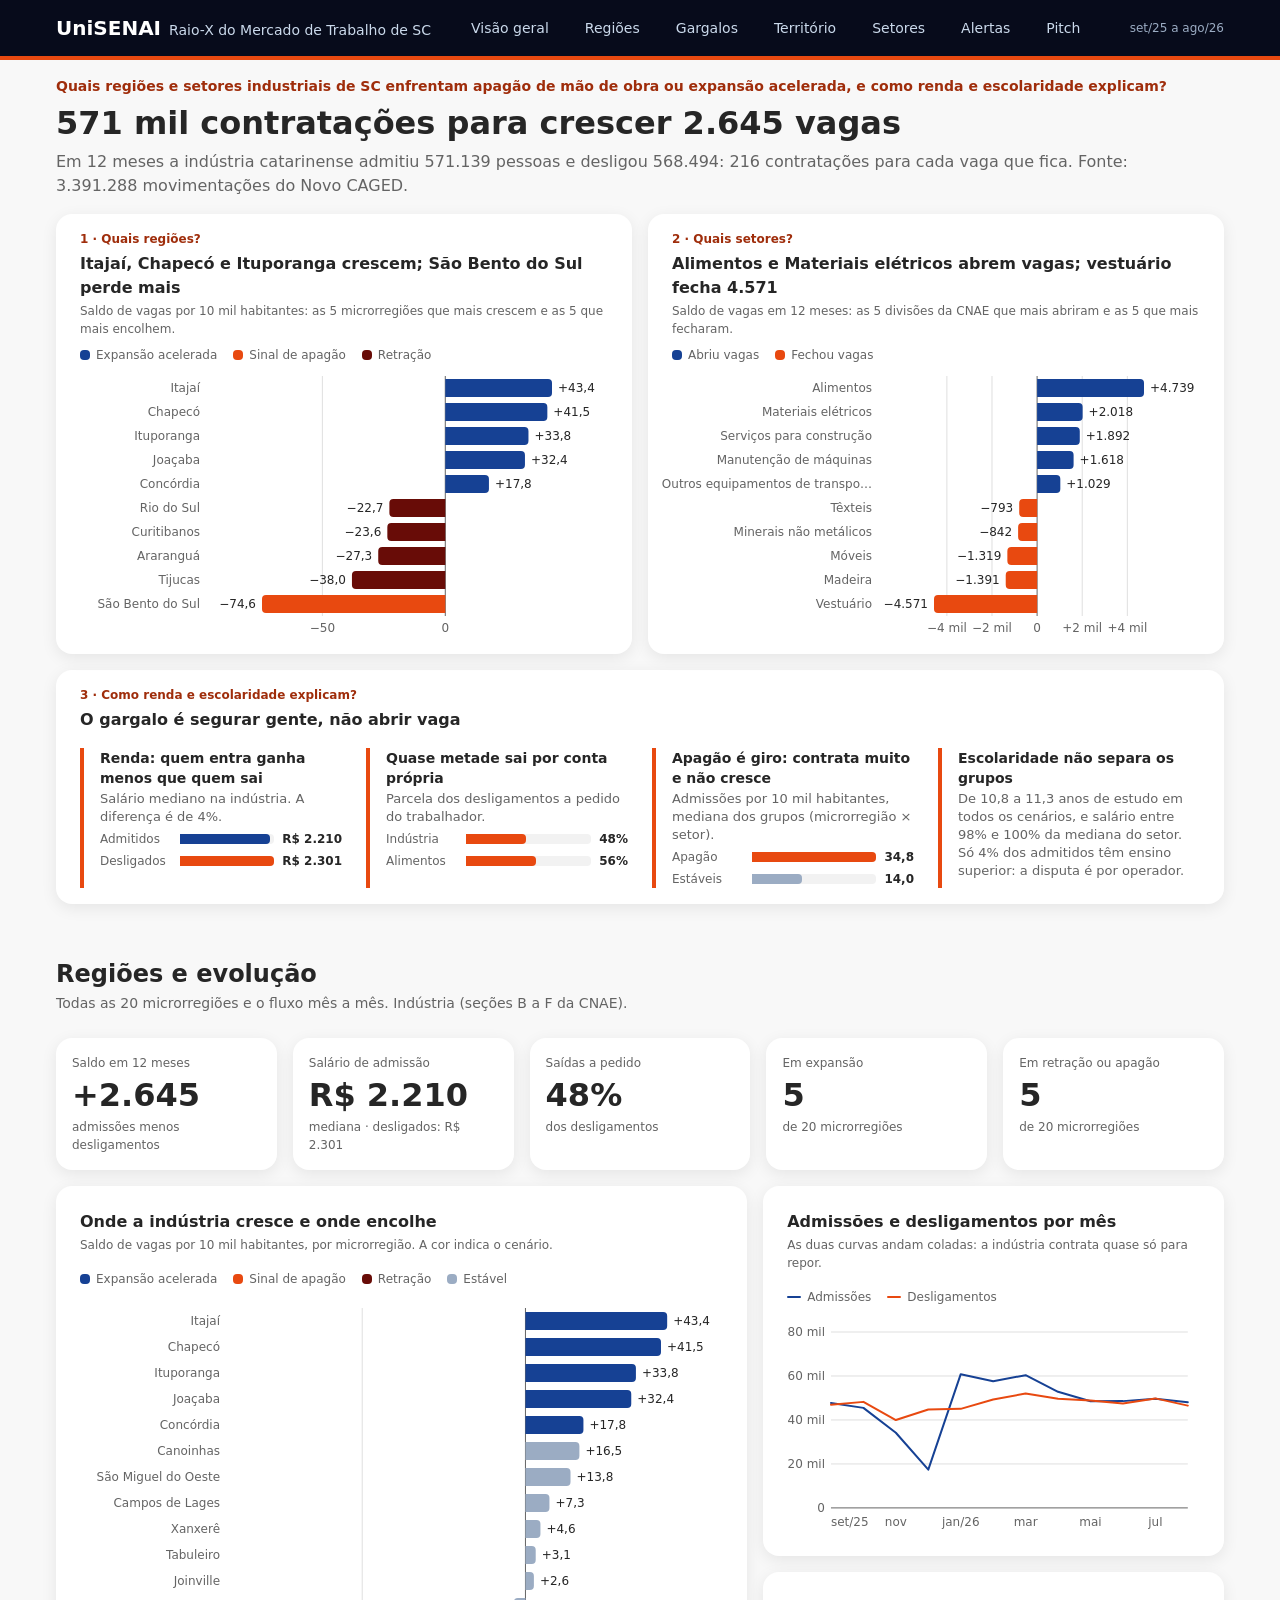
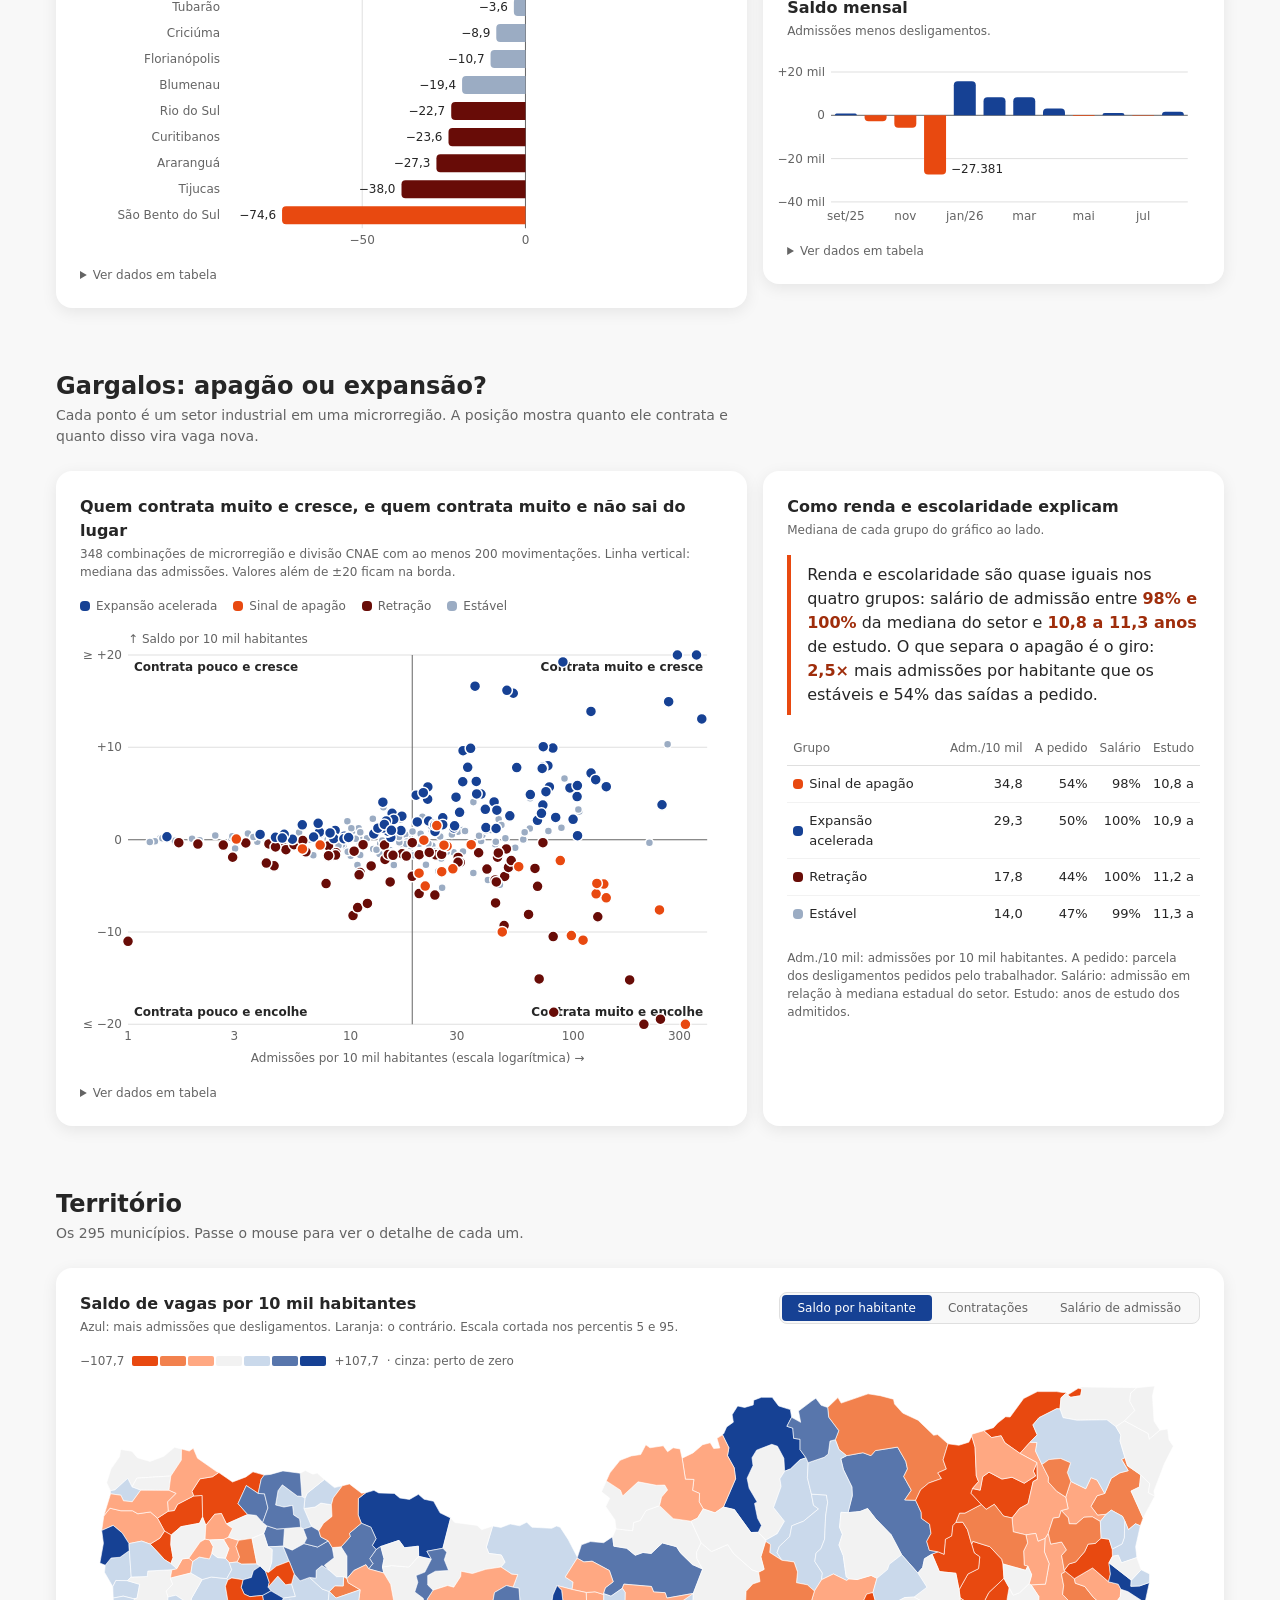
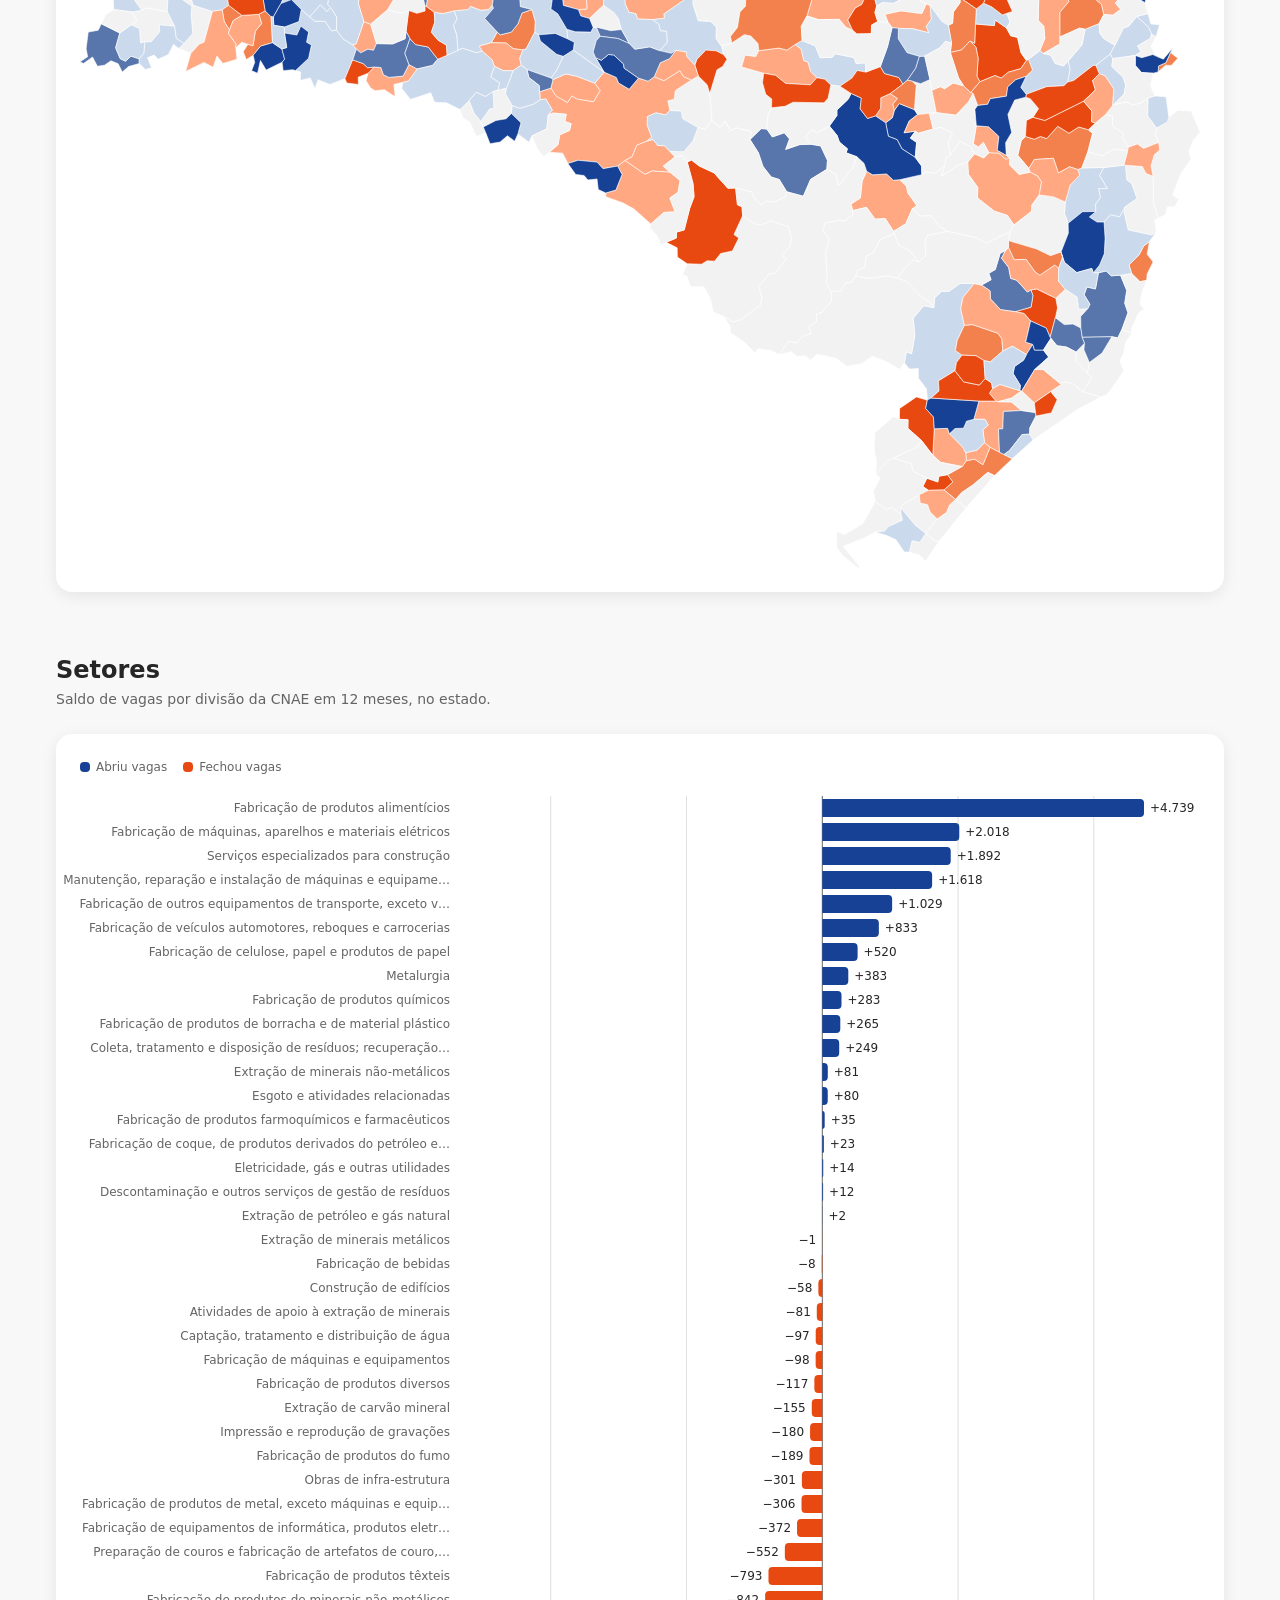
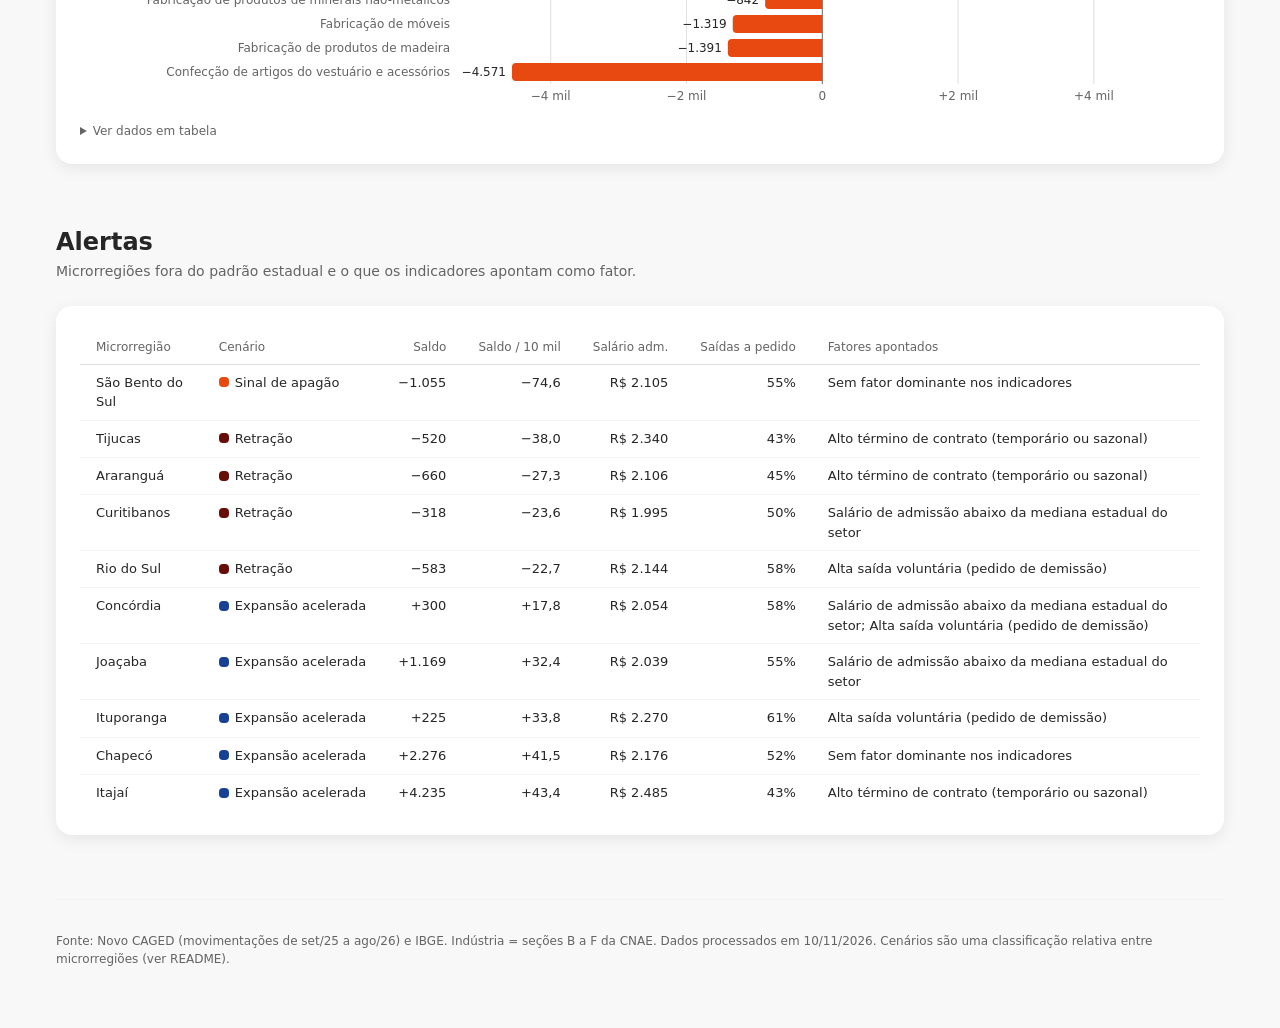
<file: web/index.html>
<!doctype html>
<html lang="pt-BR">
<head>
<meta charset="utf-8">
<meta name="viewport" content="width=device-width, initial-scale=1">
<title>Raio-X do Mercado de Trabalho de SC · UniSENAI</title>
<link rel="stylesheet" href="tokens.css">
<link rel="stylesheet" href="estilo.css">
</head>
<body>
<header class="barra">
  <div class="conteudo">
    <div class="selo">UniSENAI<span>Raio-X do Mercado de Trabalho de SC</span></div>
    <nav class="nav" aria-label="Seções">
      <a href="#visao">Visão geral</a>
      <a href="#panorama">Regiões</a>
      <a href="#gargalos">Gargalos</a>
      <a href="#territorio">Território</a>
      <a href="#setores">Setores</a>
      <a href="#alertas">Alertas</a>
      <a href="slides.html">Pitch</a>
    </nav>
    <div class="periodo" id="periodo"></div>
  </div>
</header>

<main class="conteudo">
  <section id="visao" class="visao" aria-labelledby="manchete">
    <div class="abertura">
      <div class="sobretitulo">Quais regiões e setores industriais de SC enfrentam apagão de mão de obra ou expansão acelerada, e como renda e escolaridade explicam?</div>
      <h1 id="manchete"></h1>
      <p class="lead" id="lead"></p>
    </div>
    <div class="grade iguais">
      <div class="cartao">
        <div class="pergunta">1 · Quais regiões?</div>
        <h3 id="r-regioes"></h3>
        <p class="apoio">Saldo de vagas por 10 mil habitantes: as 5 microrregiões que mais crescem e as 5 que mais encolhem.</p>
        <ul class="legenda" id="leg-top-regioes"></ul>
        <div class="grafico" id="g-top-regioes"></div>
      </div>
      <div class="cartao">
        <div class="pergunta">2 · Quais setores?</div>
        <h3 id="r-setores"></h3>
        <p class="apoio">Saldo de vagas em 12 meses: as 5 divisões da CNAE que mais abriram e as 5 que mais fecharam.</p>
        <ul class="legenda" id="leg-top-setores"></ul>
        <div class="grafico" id="g-top-setores"></div>
      </div>
    </div>
    <div class="cartao porque">
      <div class="pergunta">3 · Como renda e escolaridade explicam?</div>
      <h3>O gargalo é segurar gente, não abrir vaga</h3>
      <div class="fatos" id="fatos"></div>
    </div>
  </section>

  <section id="panorama" aria-labelledby="t-panorama">
    <h2 id="t-panorama">Regiões e evolução</h2>
    <p class="subtitulo">Todas as 20 microrregiões e o fluxo mês a mês. Indústria (seções B a F da CNAE).</p>
    <div class="grade kpis" id="kpis" style="margin-bottom: var(--e4)"></div>
    <div class="grade duas">
      <div class="cartao">
        <h3>Onde a indústria cresce e onde encolhe</h3>
        <p class="apoio">Saldo de vagas por 10 mil habitantes, por microrregião. A cor indica o cenário.</p>
        <ul class="legenda" id="leg-micro"></ul>
        <div class="grafico" id="g-micro"></div>
      </div>
      <div class="grade" style="align-content: start">
        <div class="cartao">
          <h3>Admissões e desligamentos por mês</h3>
          <p class="apoio">As duas curvas andam coladas: a indústria contrata quase só para repor.</p>
          <ul class="legenda" id="leg-fluxo"></ul>
          <div class="grafico" id="g-fluxo"></div>
        </div>
        <div class="cartao">
          <h3>Saldo mensal</h3>
          <p class="apoio">Admissões menos desligamentos.</p>
          <div class="grafico" id="g-saldo"></div>
        </div>
      </div>
    </div>
  </section>

  <section id="gargalos" aria-labelledby="t-gargalos">
    <h2 id="t-gargalos">Gargalos: apagão ou expansão?</h2>
    <p class="subtitulo">Cada ponto é um setor industrial em uma microrregião. A posição mostra quanto ele contrata e quanto disso vira vaga nova.</p>
    <div class="grade duas">
      <div class="cartao">
        <h3>Quem contrata muito e cresce, e quem contrata muito e não sai do lugar</h3>
        <p class="apoio" id="quad-apoio"></p>
        <ul class="legenda" id="leg-quad"></ul>
        <div class="grafico" id="g-quad"></div>
      </div>
      <div class="cartao">
        <h3>Como renda e escolaridade explicam</h3>
        <p class="apoio">Mediana de cada grupo do gráfico ao lado.</p>
        <p class="achado" id="achado"></p>
        <div class="rolagem" id="t-quad"></div>
      </div>
    </div>
  </section>

  <section id="territorio" aria-labelledby="t-territorio">
    <h2 id="t-territorio">Território</h2>
    <p class="subtitulo">Os 295 municípios. Passe o mouse para ver o detalhe de cada um.</p>
    <div class="cartao">
      <div class="cabecalho">
        <div>
          <h3 id="mapa-titulo"></h3>
          <p class="apoio" id="mapa-apoio"></p>
        </div>
        <div class="seletor" id="mapa-seletor" role="group" aria-label="Indicador do mapa"></div>
      </div>
      <div class="escala" id="mapa-escala"></div>
      <div class="grafico" id="g-mapa"></div>
    </div>
  </section>

  <section id="setores" aria-labelledby="t-setores">
    <h2 id="t-setores">Setores</h2>
    <p class="subtitulo">Saldo de vagas por divisão da CNAE em 12 meses, no estado.</p>
    <div class="cartao">
      <ul class="legenda" id="leg-setores"></ul>
      <div class="grafico" id="g-setores"></div>
    </div>
  </section>

  <section id="alertas" aria-labelledby="t-alertas">
    <h2 id="t-alertas">Alertas</h2>
    <p class="subtitulo">Microrregiões fora do padrão estadual e o que os indicadores apontam como fator.</p>
    <div class="cartao"><div class="rolagem" id="t-alertas-tabela"></div></div>
  </section>

  <p class="nota-final" id="rodape"></p>
</main>

<div class="dica" id="dica" role="status"></div>
<script src="dados.js"></script>
<script src="app.js"></script>
</body>
</html>
</file>
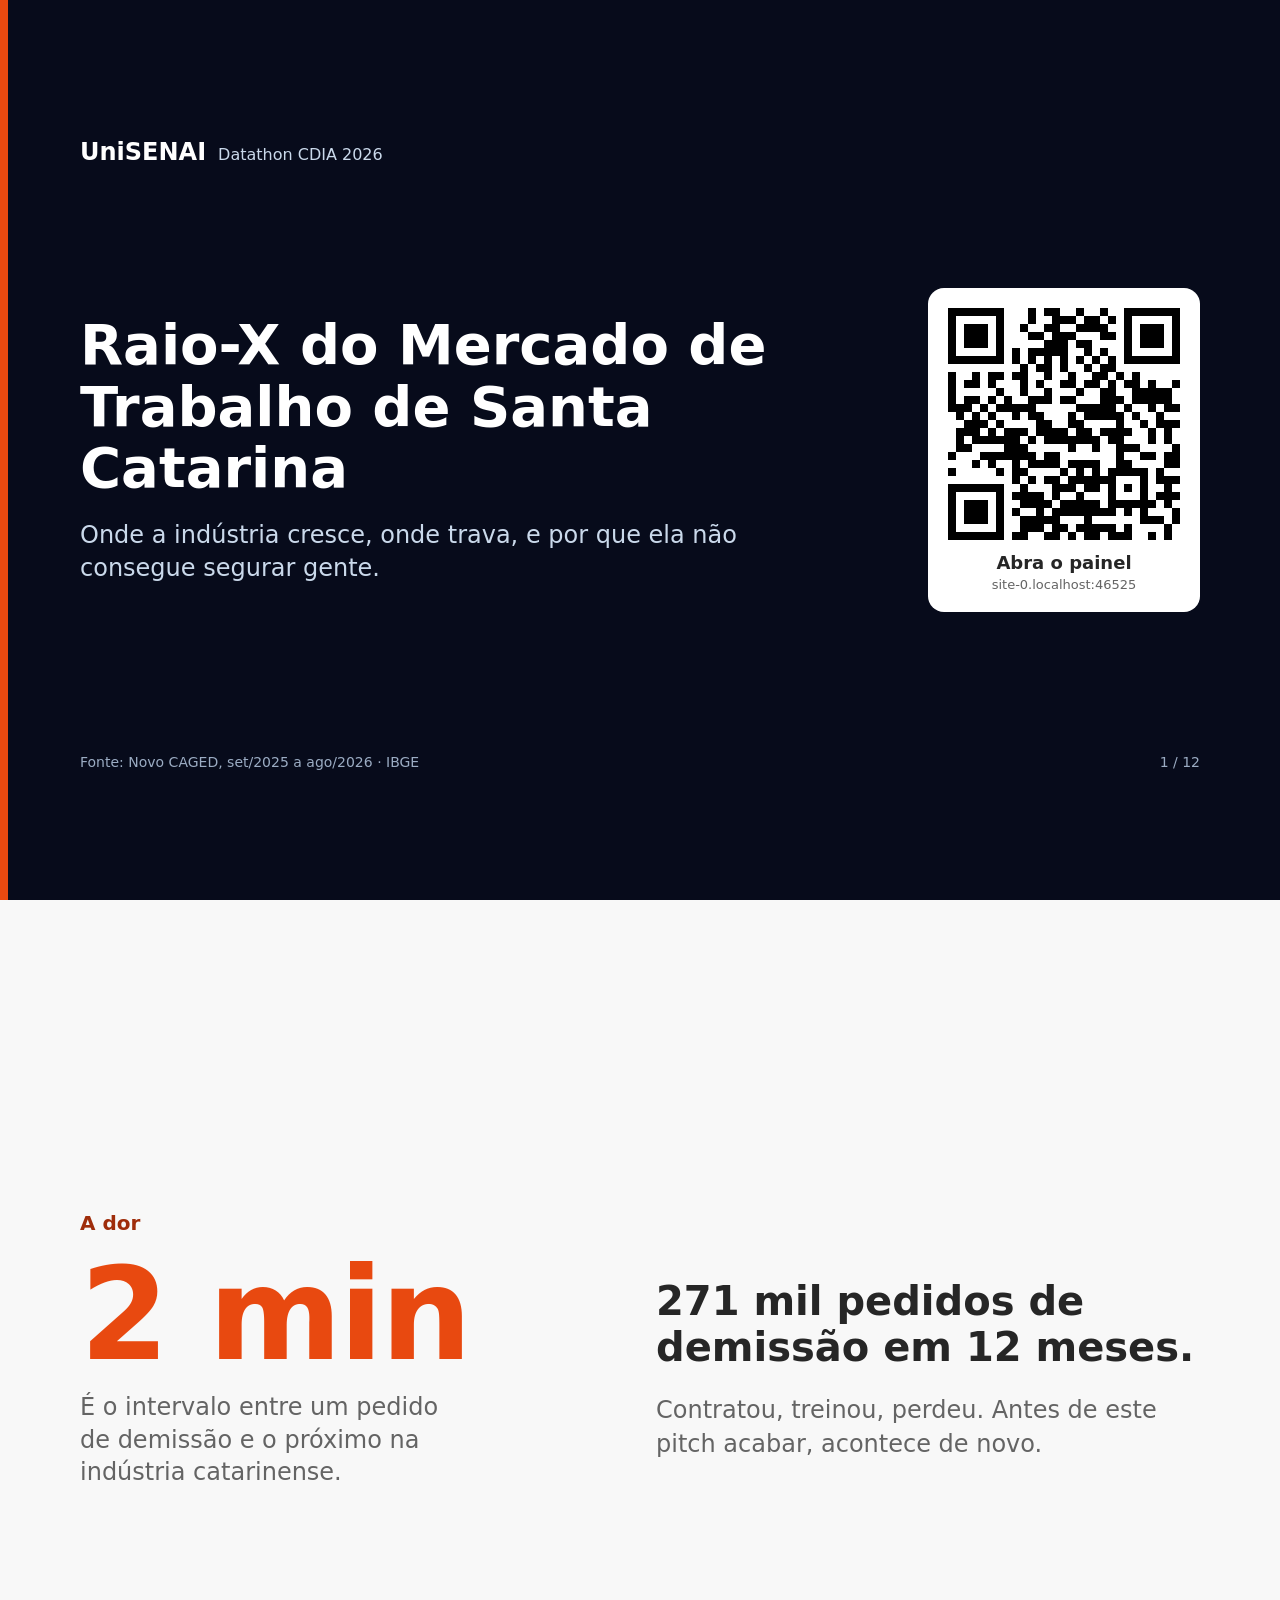
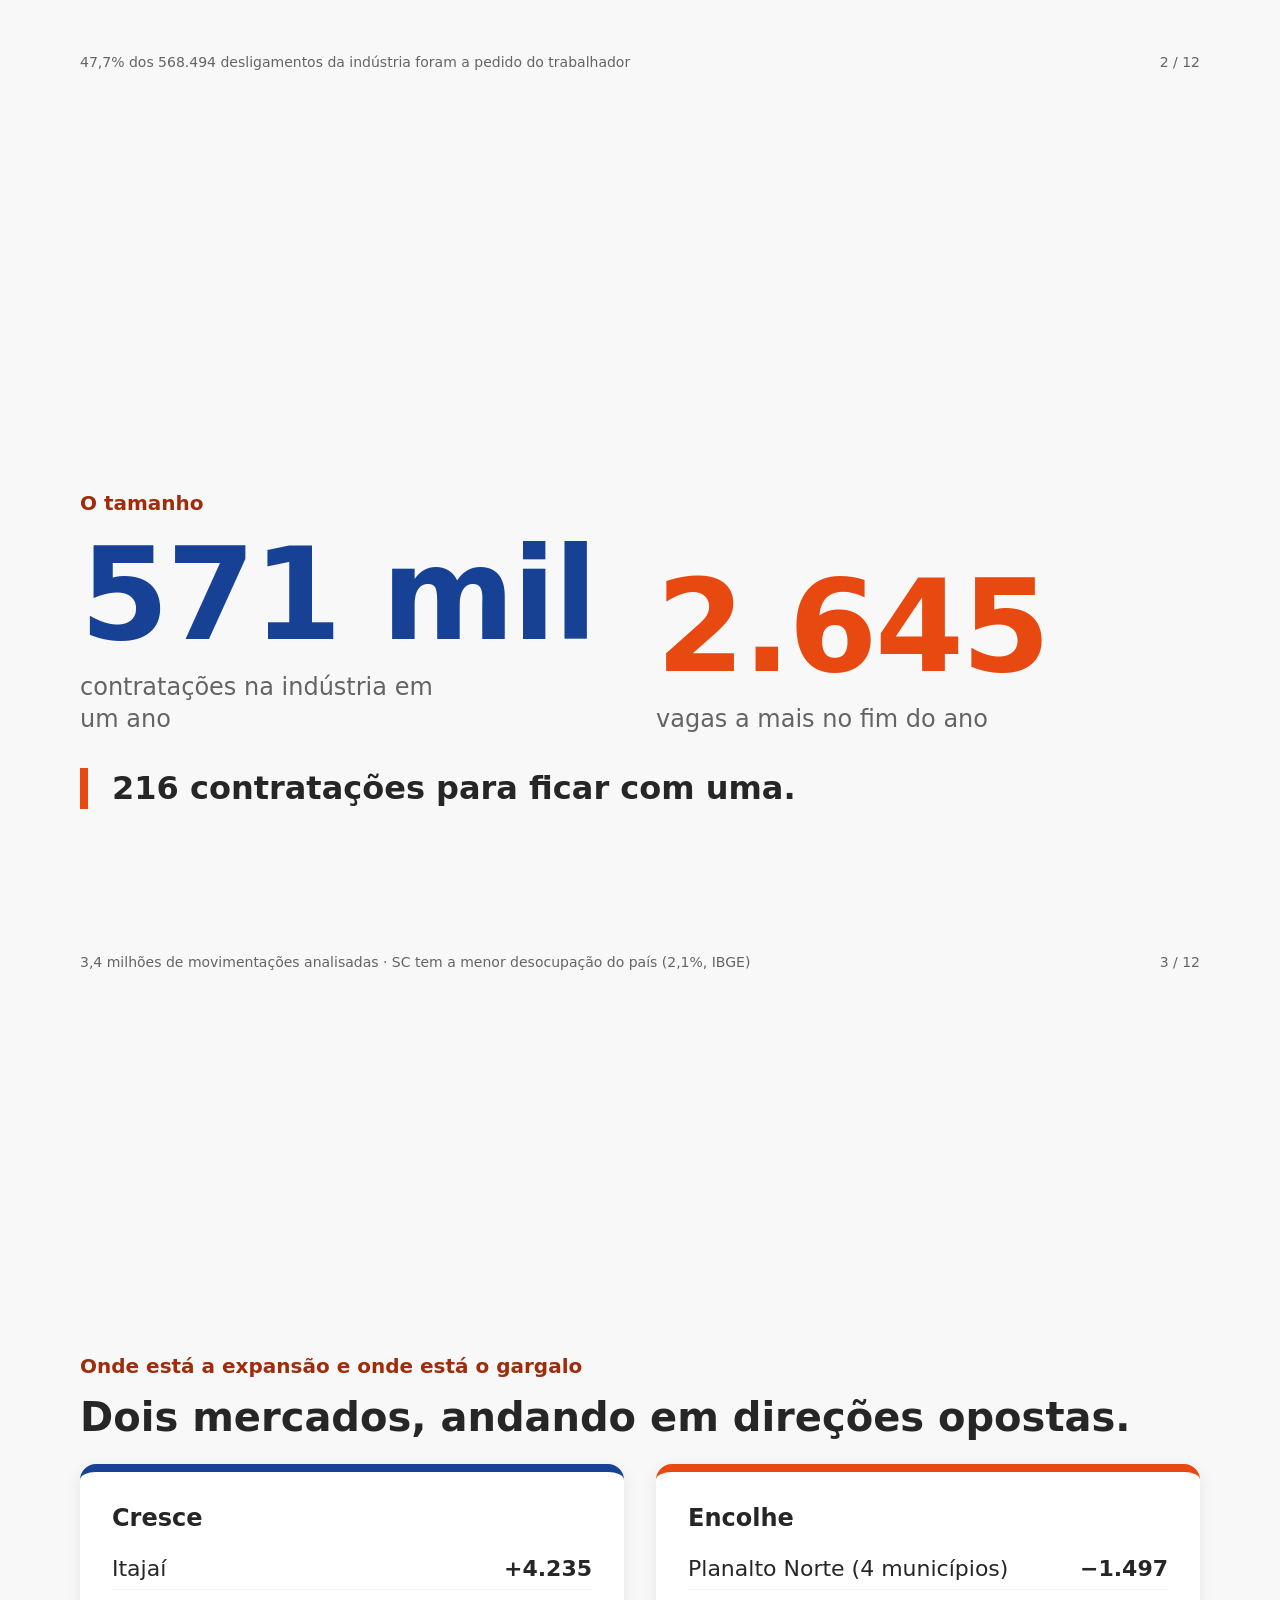
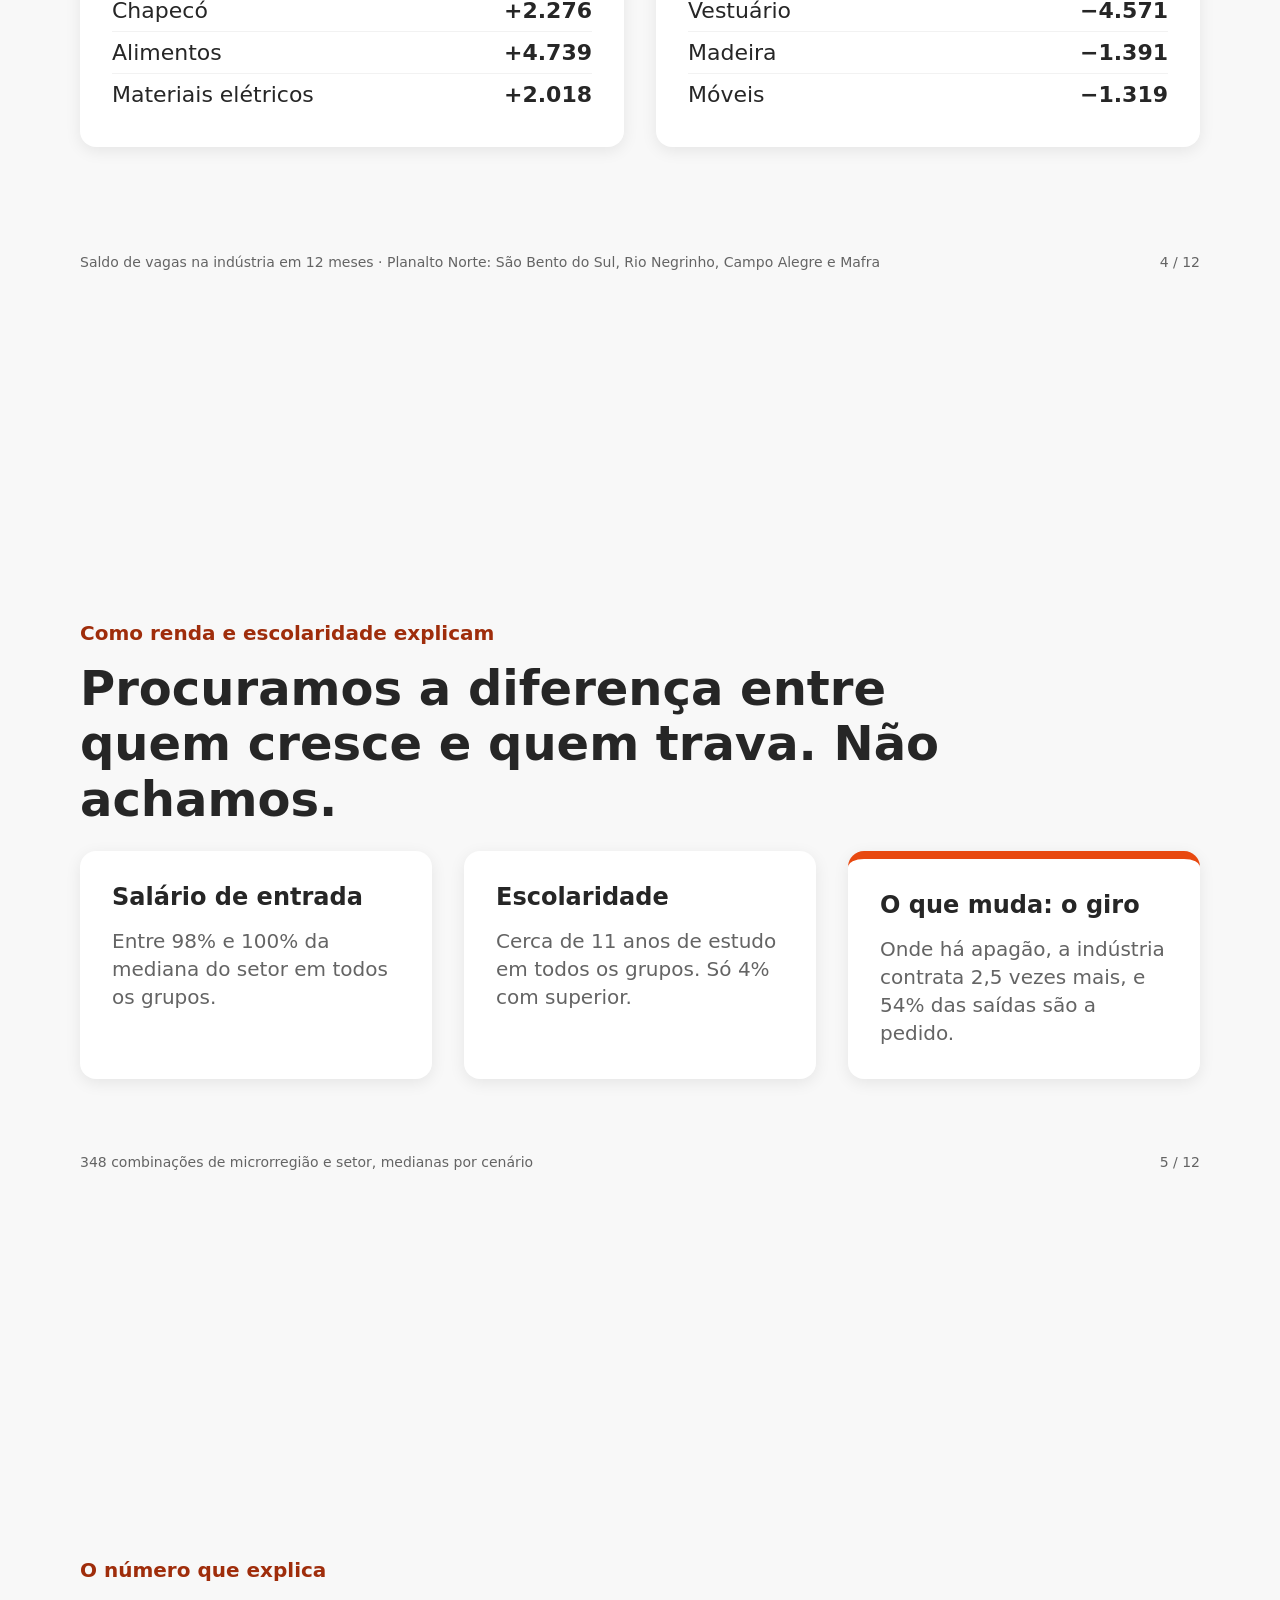
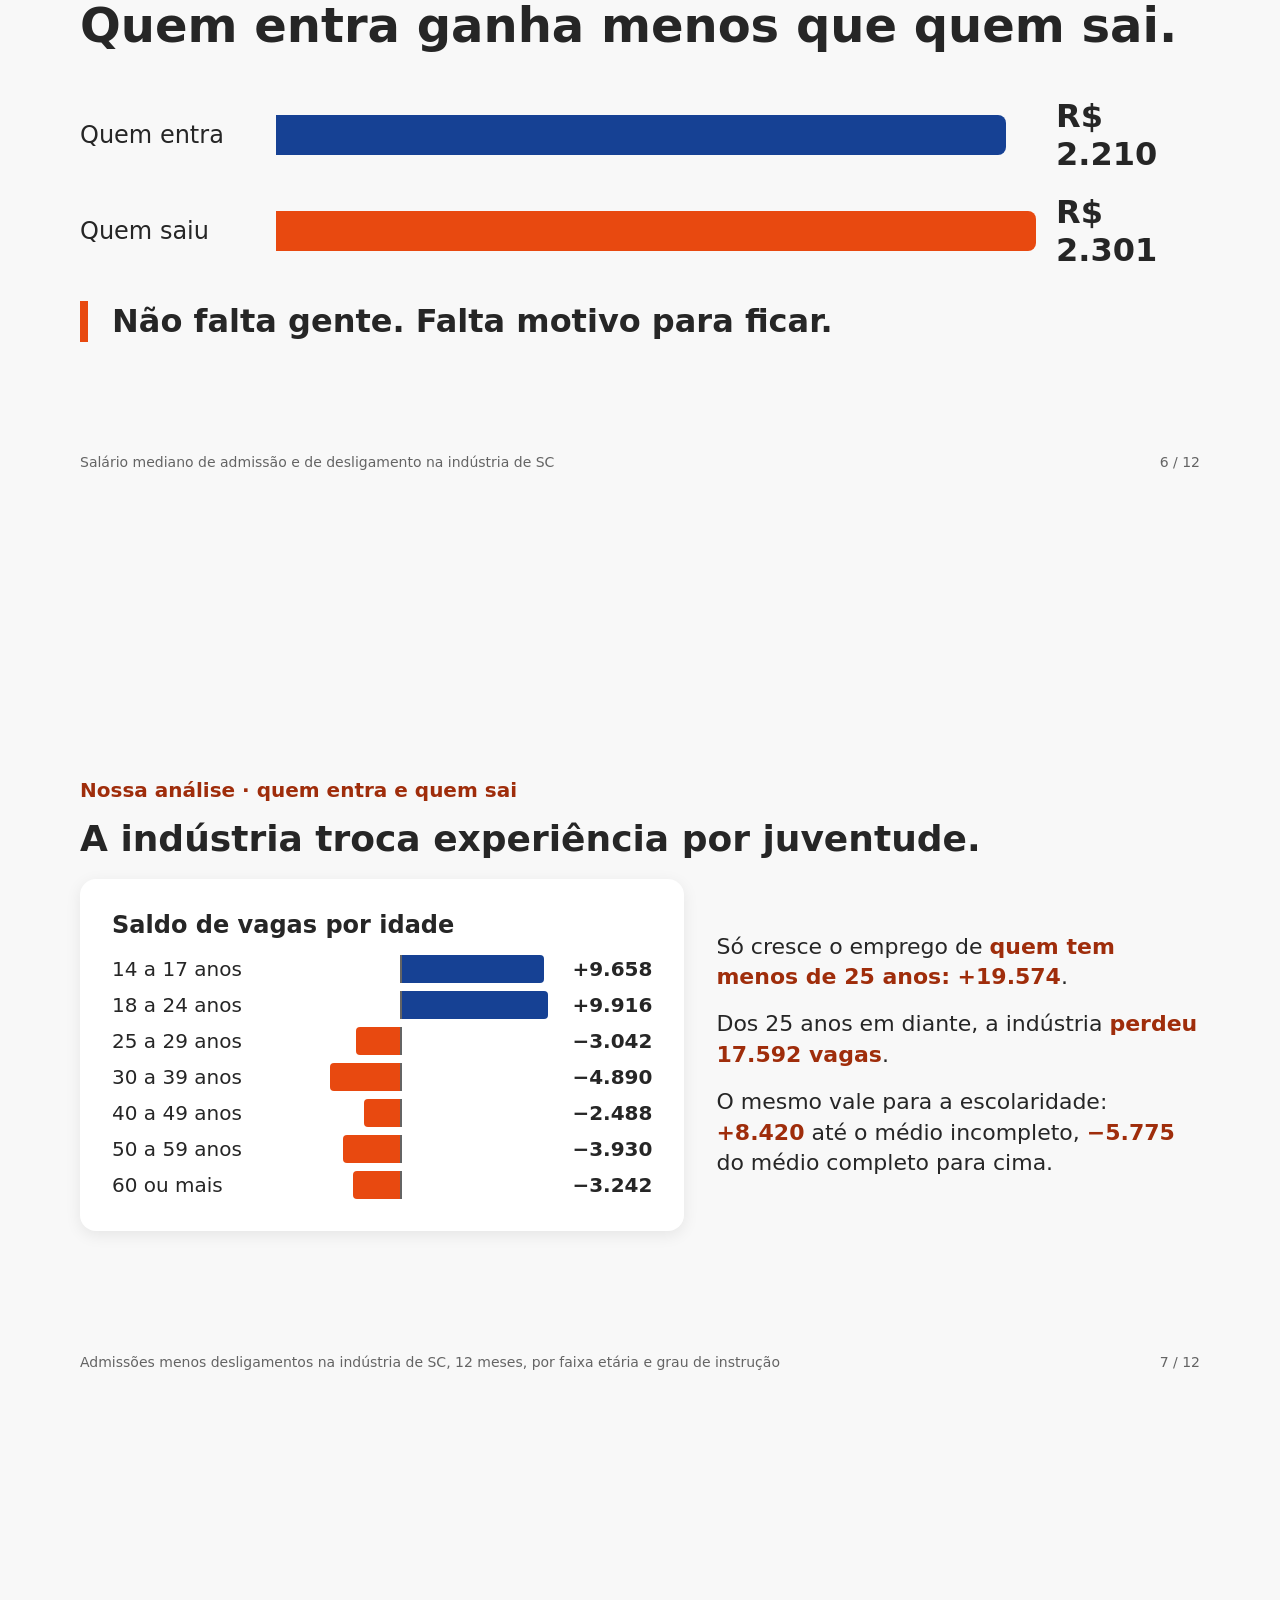
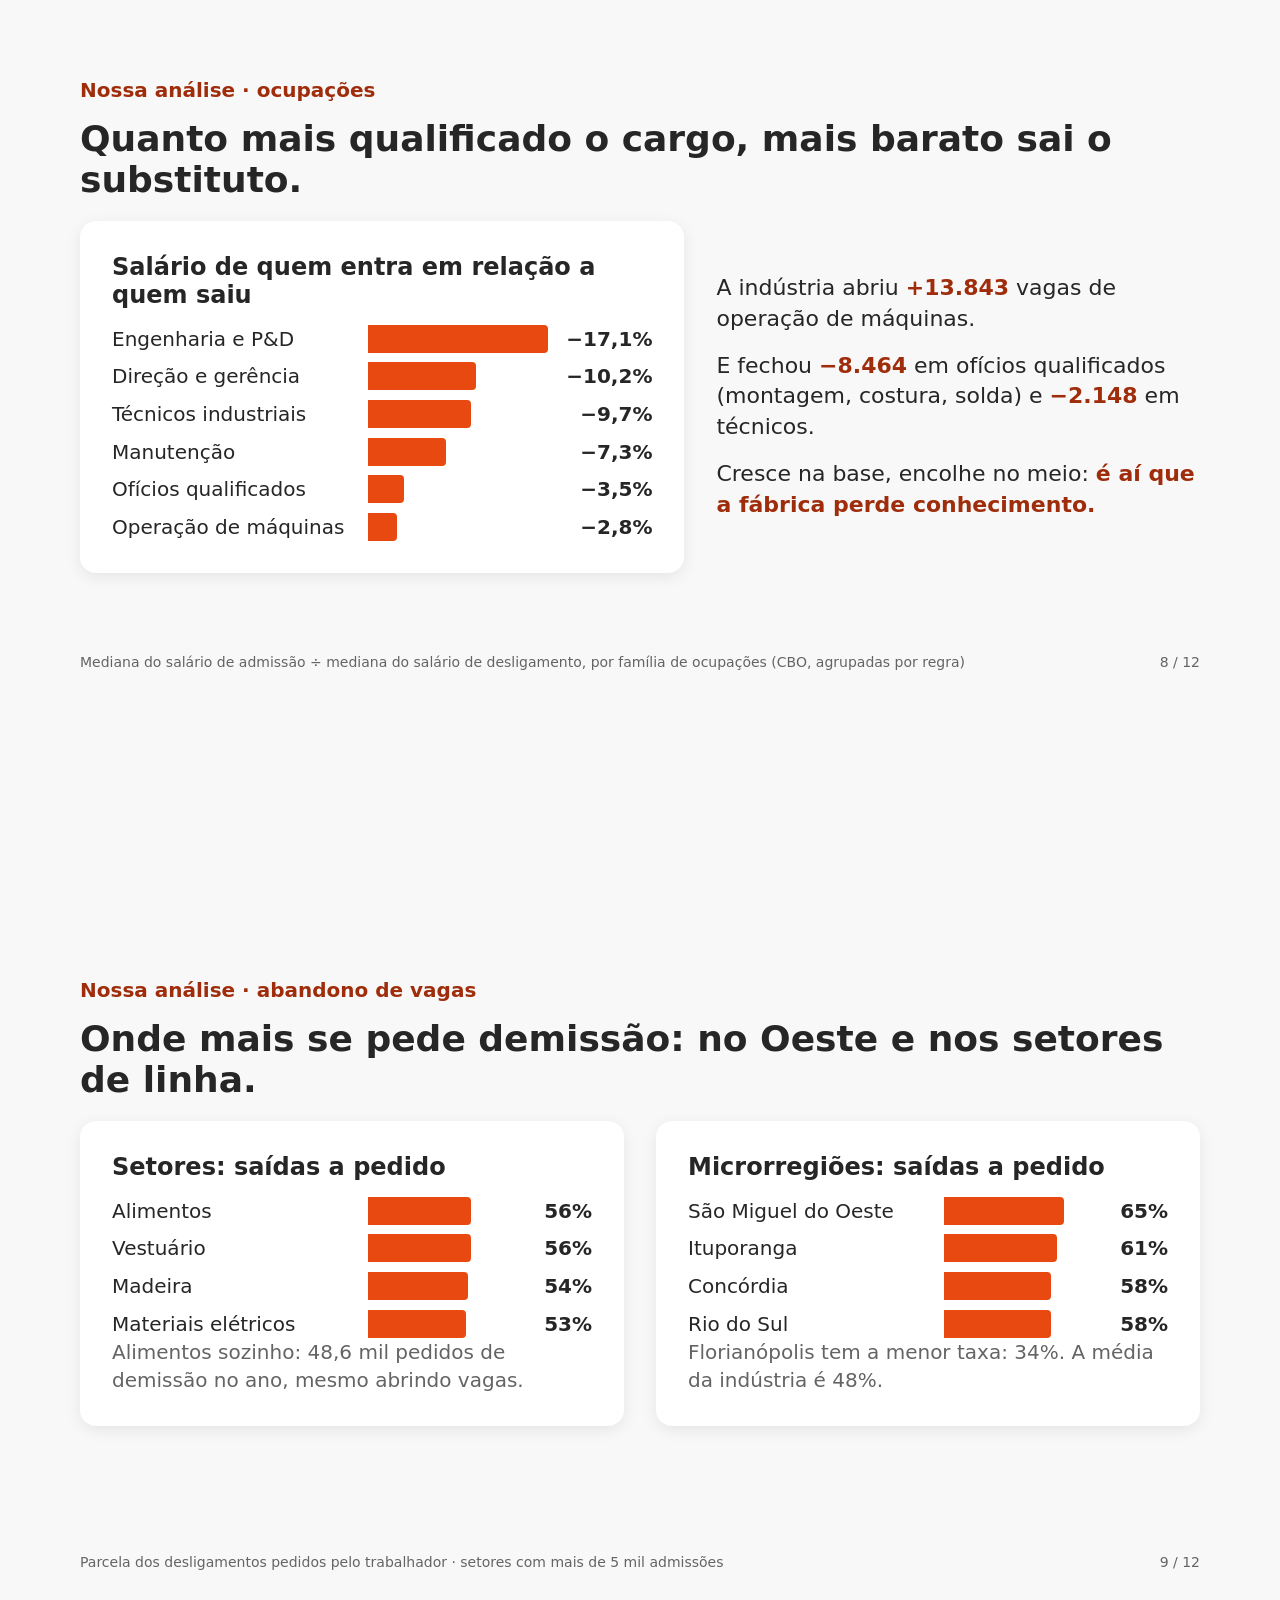
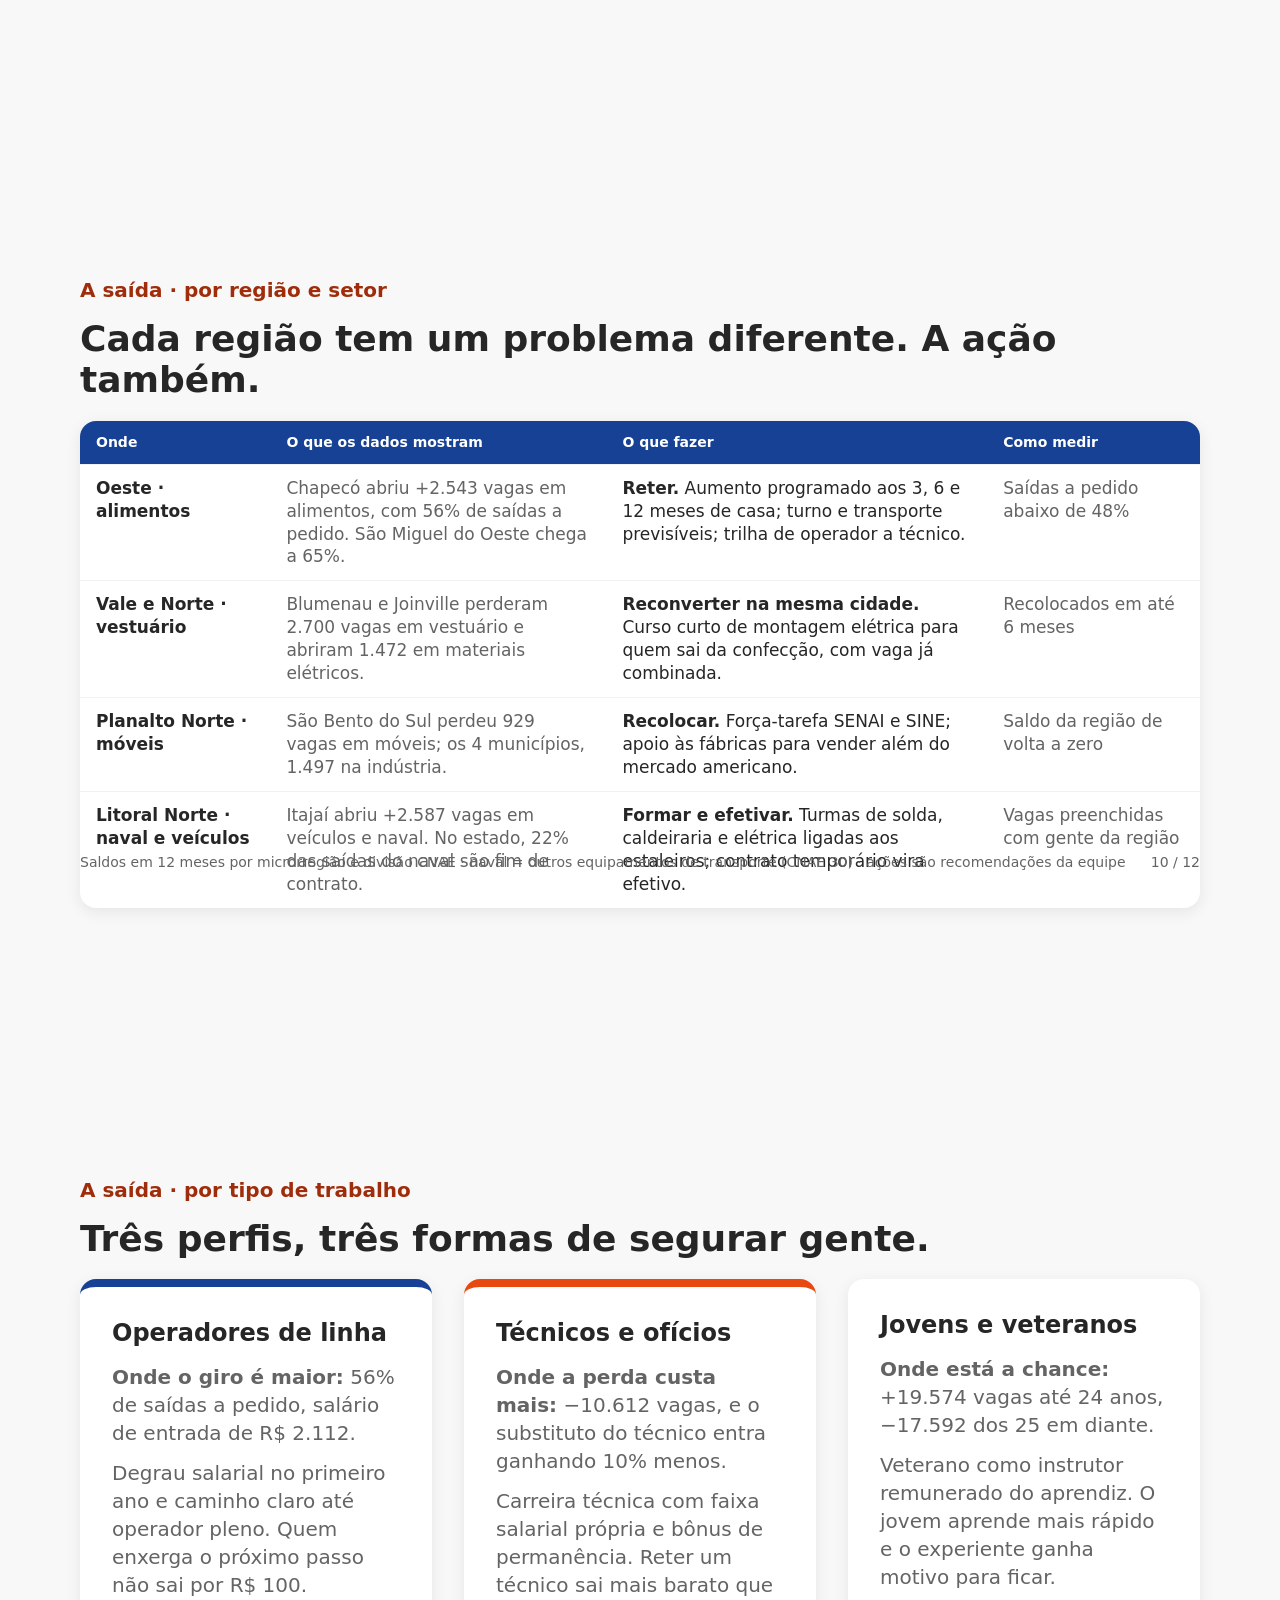
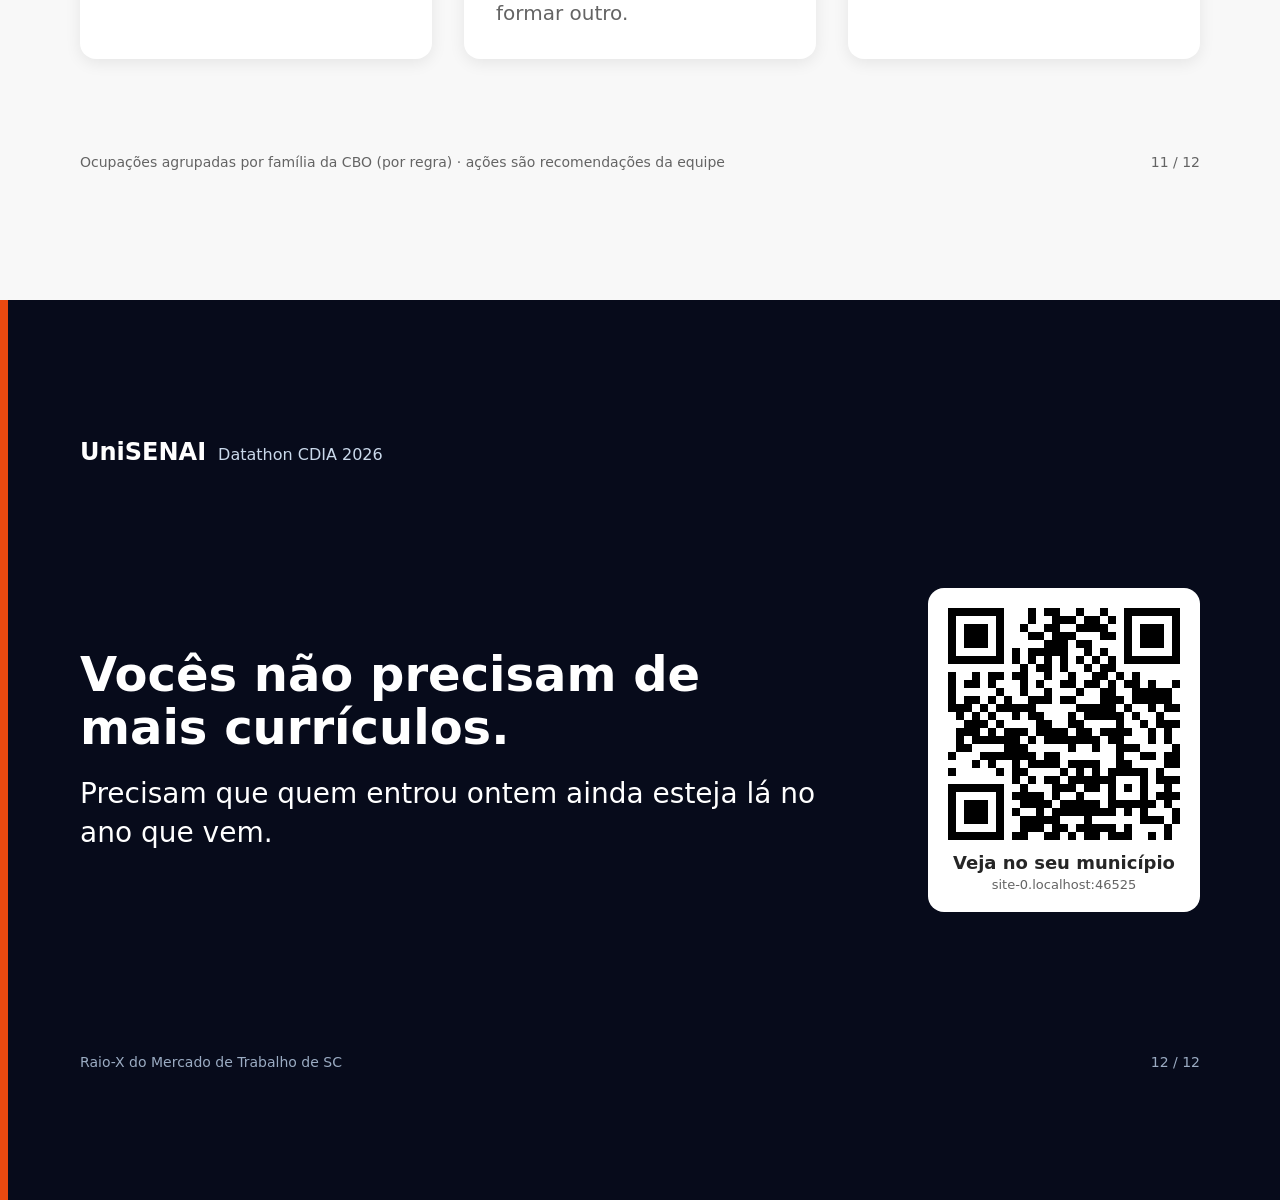
<file: web/slides.html>
<!doctype html>
<html lang="pt-BR">
<head>
<meta charset="utf-8">
<meta name="viewport" content="width=device-width, initial-scale=1">
<title>Pitch · Raio-X do Mercado de Trabalho de SC</title>
<link rel="stylesheet" href="tokens.css">
<style>
  /* Deck 16:9 no padrão UniSENAI. Setas, espaço ou clique avançam. Imprimir gera um PDF, um slide por página. */
  * { box-sizing: border-box; }
  html { font-size: min(1.25vw, 2.222vh); scroll-snap-type: y mandatory; }
  body { margin: 0; font-family: var(--font-family-base); color: var(--color-neutral-darkest); background: var(--color-brand-corporate-darkest); }
  .slide { width: 100vw; height: 100vh; scroll-snap-align: start; display: flex; align-items: center; justify-content: center; background: var(--color-neutral-portal); position: relative; overflow: hidden; }
  .quadro { width: 80rem; height: 45rem; padding: 4rem 5rem; display: flex; flex-direction: column; justify-content: center; position: relative; }
  .slide.capa { background: var(--color-brand-corporate-darkest); color: var(--color-neutral-white); }
  .slide.capa::before { content: ""; position: absolute; left: 0; top: 0; bottom: 0; width: 0.5rem; background: var(--color-brand-senai-pure); }
  .marca { position: absolute; top: 3rem; left: 5rem; font-weight: 700; font-size: 1.5rem; }
  .marca span { font-weight: 400; font-size: 1rem; margin-left: 0.75rem; color: var(--color-brand-corporate-lighter); }
  .slide:not(.capa) .marca span { color: var(--color-neutral-dark); }
  .etapa { color: var(--color-brand-senai-darker); font-weight: 700; font-size: 1.25rem; margin-bottom: 1rem; }
  h1 { font-size: 3.5rem; line-height: 1.1; font-weight: 700; margin: 0 0 1.25rem; max-width: 22ch; }
  h2 { font-size: 3rem; line-height: 1.15; font-weight: 700; margin: 0 0 1.5rem; max-width: 26ch; }
  .sub { font-size: 1.5rem; line-height: 1.4; color: var(--color-neutral-dark); max-width: 44ch; margin: 0; }
  .capa .sub { color: var(--color-brand-corporate-lighter); }
  .numero { font-size: 8rem; line-height: 1; font-weight: 700; color: var(--color-brand-corporate-pure); letter-spacing: -0.02em; }
  .numero.laranja { color: var(--color-brand-senai-pure); }
  .legenda-n { font-size: 1.5rem; line-height: 1.35; color: var(--color-neutral-dark); margin-top: 0.75rem; max-width: 24ch; }
  .colunas { display: grid; grid-template-columns: 1fr 1fr; gap: 2rem; }
  .colunas.tres { grid-template-columns: repeat(3, 1fr); }
  .cartao { background: var(--color-neutral-white); border-radius: var(--radius-lg); box-shadow: var(--shadow-level-1); padding: 2rem; }
  .cartao h3 { font-size: 1.5rem; margin: 0 0 1rem; font-weight: 700; }
  .cartao.azul { border-top: 0.5rem solid var(--color-brand-corporate-pure); }
  .cartao.laranja { border-top: 0.5rem solid var(--color-brand-senai-pure); }
  .linha { display: flex; justify-content: space-between; gap: 1rem; font-size: 1.375rem; padding: 0.5rem 0; border-top: 1px solid var(--color-neutral-lightest); }
  .linha:first-of-type { border-top: 0; }
  .linha b { font-variant-numeric: tabular-nums; white-space: nowrap; }
  .passo { font-size: 3rem; font-weight: 700; color: var(--color-brand-senai-pure); line-height: 1; }
  .cartao p { font-size: 1.25rem; line-height: 1.4; color: var(--color-neutral-dark); margin: 0; }
  .frase { border-left: 0.5rem solid var(--color-brand-senai-pure); padding-left: 1.5rem; font-size: 2rem; line-height: 1.3; font-weight: 700; margin: 2rem 0 0; max-width: 34ch; }
  .par { display: grid; grid-template-columns: 11rem 1fr 9rem; align-items: center; gap: 1.25rem; font-size: 1.5rem; margin-top: 1.25rem; }
  .par i { display: block; height: 2.5rem; border-radius: 0 var(--radius-md) var(--radius-md) 0; }
  .par b { font-size: 2rem; font-variant-numeric: tabular-nums; }
  .capa-grade { display: grid; grid-template-columns: 1fr auto; gap: 4rem; align-items: center; }
  .qr { background: var(--color-neutral-white); color: var(--color-neutral-darkest); border-radius: var(--radius-lg); padding: 1.25rem; width: 17rem; text-align: center; }
  .qr svg, .qr .vazio { width: 14.5rem; height: 14.5rem; display: block; margin: 0 auto; }
  .qr .vazio { display: flex; align-items: center; justify-content: center; border: 2px dashed var(--color-neutral-lighter); border-radius: var(--radius-md); font-size: 0.875rem; color: var(--color-neutral-dark); padding: 1rem; }
  .qr .rotulo { font-weight: 700; font-size: 1.125rem; margin-top: 0.75rem; }
  .qr .url { font-size: 0.8125rem; color: var(--color-neutral-dark); word-break: break-all; margin-top: 0.25rem; }
  .rodape { position: absolute; bottom: 2.5rem; left: 5rem; right: 5rem; display: flex; justify-content: space-between; font-size: 0.875rem; color: var(--color-neutral-dark); }
  .capa .rodape { color: var(--color-brand-corporate-light); }
  /* Barras de análise */
  .faixas { display: grid; gap: 0.5rem; margin-top: 0.5rem; }
  .faixa { display: grid; grid-template-columns: 9rem 1fr 1fr 6.5rem; align-items: center; gap: 0; font-size: 1.25rem; }
  .faixa .neg, .faixa .pos { height: 1.75rem; display: flex; }
  .faixa .neg { justify-content: flex-end; border-right: 2px solid var(--color-neutral-dark); }
  .faixa .neg i { background: var(--color-brand-senai-pure); border-radius: var(--radius-sm) 0 0 var(--radius-sm); display: block; }
  .faixa .pos i { background: var(--color-brand-corporate-pure); border-radius: 0 var(--radius-sm) var(--radius-sm) 0; display: block; }
  .faixa b { text-align: right; font-variant-numeric: tabular-nums; }
  .barra-l { display: grid; grid-template-columns: 15rem 1fr 5.5rem; align-items: center; gap: 1rem; font-size: 1.25rem; margin-top: 0.6rem; }
  .barra-l i { display: block; height: 1.75rem; background: var(--color-brand-senai-pure); border-radius: 0 var(--radius-sm) var(--radius-sm) 0; }
  .barra-l i.azul { background: var(--color-brand-corporate-pure); }
  .barra-l b { text-align: right; font-variant-numeric: tabular-nums; }
  .leitura { font-size: 1.375rem; line-height: 1.4; color: var(--color-neutral-darkest); margin: 0; }
  .leitura + .leitura { margin-top: 1rem; }
  .leitura b { color: var(--color-brand-senai-darker); }
  .nota { font-size: 1rem; color: var(--color-neutral-dark); margin-top: 1rem; }
  table.plano { width: 100%; border-collapse: collapse; font-size: 1.0625rem; line-height: 1.35; background: var(--color-neutral-white); border-radius: var(--radius-lg); box-shadow: var(--shadow-level-1); overflow: hidden; }
  table.plano th { text-align: left; font-size: 0.875rem; color: var(--color-neutral-white); background: var(--color-brand-corporate-pure); padding: 0.75rem 1rem; font-weight: 700; }
  table.plano td { padding: 0.75rem 1rem; border-top: 1px solid var(--color-neutral-lightest); vertical-align: top; }
  table.plano td:first-child { font-weight: 700; width: 17%; }
  table.plano td:nth-child(2) { width: 30%; color: var(--color-neutral-dark); }
  table.plano td:nth-child(4) { width: 19%; color: var(--color-neutral-dark); }
  .quadro.denso { padding-top: 5.5rem; justify-content: flex-start; }
  .quadro.denso h2 { font-size: 2.25rem; max-width: none; margin-bottom: 1.25rem; }
  @media print {
    @page { size: 1280px 720px; margin: 0; }
    html { font-size: 16px; scroll-snap-type: none; }
    .slide { width: 1280px; height: 720px; break-after: page; -webkit-print-color-adjust: exact; print-color-adjust: exact; }
  }
</style>
</head>
<body>

<section class="slide capa"><div class="quadro">
  <div class="marca">UniSENAI<span>Datathon CDIA 2026</span></div>
  <div class="capa-grade">
    <div>
      <h1>Raio-X do Mercado de Trabalho de Santa Catarina</h1>
      <p class="sub">Onde a indústria cresce, onde trava, e por que ela não consegue segurar gente.</p>
    </div>
    <div class="qr"><div data-qr></div><div class="rotulo">Abra o painel</div><div class="url" data-url></div></div>
  </div>
  <div class="rodape"><span>Fonte: Novo CAGED, set/2025 a ago/2026 · IBGE</span><span data-n></span></div>
</div></section>

<section class="slide"><div class="quadro">
  <div class="etapa">A dor</div>
  <div class="colunas" style="align-items: center">
    <div><div class="numero laranja">2 min</div><div class="legenda-n">É o intervalo entre um pedido de demissão e o próximo na indústria catarinense.</div></div>
    <div><h2 style="font-size: 2.5rem">271 mil pedidos de demissão em 12 meses.</h2><p class="sub">Contratou, treinou, perdeu. Antes de este pitch acabar, acontece de novo.</p></div>
  </div>
  <div class="rodape"><span>47,7% dos 568.494 desligamentos da indústria foram a pedido do trabalhador</span><span data-n></span></div>
</div></section>

<section class="slide"><div class="quadro">
  <div class="etapa">O tamanho</div>
  <div class="colunas" style="align-items: end">
    <div><div class="numero">571 mil</div><div class="legenda-n">contratações na indústria em um ano</div></div>
    <div><div class="numero laranja">2.645</div><div class="legenda-n">vagas a mais no fim do ano</div></div>
  </div>
  <p class="frase">216 contratações para ficar com uma.</p>
  <div class="rodape"><span>3,4 milhões de movimentações analisadas · SC tem a menor desocupação do país (2,1%, IBGE)</span><span data-n></span></div>
</div></section>

<section class="slide"><div class="quadro">
  <div class="etapa">Onde está a expansão e onde está o gargalo</div>
  <h2 style="font-size: 2.5rem; max-width: none">Dois mercados, andando em direções opostas.</h2>
  <div class="colunas">
    <div class="cartao azul"><h3>Cresce</h3>
      <div class="linha"><span>Itajaí</span><b>+4.235</b></div>
      <div class="linha"><span>Chapecó</span><b>+2.276</b></div>
      <div class="linha"><span>Alimentos</span><b>+4.739</b></div>
      <div class="linha"><span>Materiais elétricos</span><b>+2.018</b></div>
    </div>
    <div class="cartao laranja"><h3>Encolhe</h3>
      <div class="linha"><span>Planalto Norte (4 municípios)</span><b>−1.497</b></div>
      <div class="linha"><span>Vestuário</span><b>−4.571</b></div>
      <div class="linha"><span>Madeira</span><b>−1.391</b></div>
      <div class="linha"><span>Móveis</span><b>−1.319</b></div>
    </div>
  </div>
  <div class="rodape"><span>Saldo de vagas na indústria em 12 meses · Planalto Norte: São Bento do Sul, Rio Negrinho, Campo Alegre e Mafra</span><span data-n></span></div>
</div></section>

<section class="slide"><div class="quadro">
  <div class="etapa">Como renda e escolaridade explicam</div>
  <h2>Procuramos a diferença entre quem cresce e quem trava. Não achamos.</h2>
  <div class="colunas tres">
    <div class="cartao"><h3>Salário de entrada</h3><p>Entre 98% e 100% da mediana do setor em todos os grupos.</p></div>
    <div class="cartao"><h3>Escolaridade</h3><p>Cerca de 11 anos de estudo em todos os grupos. Só 4% com superior.</p></div>
    <div class="cartao laranja"><h3>O que muda: o giro</h3><p>Onde há apagão, a indústria contrata 2,5 vezes mais, e 54% das saídas são a pedido.</p></div>
  </div>
  <div class="rodape"><span>348 combinações de microrregião e setor, medianas por cenário</span><span data-n></span></div>
</div></section>

<section class="slide"><div class="quadro">
  <div class="etapa">O número que explica</div>
  <h2 style="max-width: none">Quem entra ganha menos que quem sai.</h2>
  <div class="par"><span>Quem entra</span><i style="width: 96%; background: var(--color-brand-corporate-pure)"></i><b>R$ 2.210</b></div>
  <div class="par"><span>Quem saiu</span><i style="width: 100%; background: var(--color-brand-senai-pure)"></i><b>R$ 2.301</b></div>
  <p class="frase">Não falta gente. Falta motivo para ficar.</p>
  <div class="rodape"><span>Salário mediano de admissão e de desligamento na indústria de SC</span><span data-n></span></div>
</div></section>

<section class="slide"><div class="quadro denso">
  <div class="etapa">Nossa análise · quem entra e quem sai</div>
  <h2>A indústria troca experiência por juventude.</h2>
  <div class="colunas" style="grid-template-columns: 1.25fr 1fr; align-items: center">
    <div class="cartao"><h3>Saldo de vagas por idade</h3>
    <div class="faixas">
      <div class="faixa"><span>14 a 17 anos</span><div class="neg"></div><div class="pos"><i style="width:97%"></i></div><b>+9.658</b></div>
      <div class="faixa"><span>18 a 24 anos</span><div class="neg"></div><div class="pos"><i style="width:100%"></i></div><b>+9.916</b></div>
      <div class="faixa"><span>25 a 29 anos</span><div class="neg"><i style="width:31%"></i></div><div class="pos"></div><b>−3.042</b></div>
      <div class="faixa"><span>30 a 39 anos</span><div class="neg"><i style="width:49%"></i></div><div class="pos"></div><b>−4.890</b></div>
      <div class="faixa"><span>40 a 49 anos</span><div class="neg"><i style="width:25%"></i></div><div class="pos"></div><b>−2.488</b></div>
      <div class="faixa"><span>50 a 59 anos</span><div class="neg"><i style="width:40%"></i></div><div class="pos"></div><b>−3.930</b></div>
      <div class="faixa"><span>60 ou mais</span><div class="neg"><i style="width:33%"></i></div><div class="pos"></div><b>−3.242</b></div>
    </div></div>
    <div>
      <p class="leitura">Só cresce o emprego de <b>quem tem menos de 25 anos: +19.574</b>.</p>
      <p class="leitura">Dos 25 anos em diante, a indústria <b>perdeu 17.592 vagas</b>.</p>
      <p class="leitura">O mesmo vale para a escolaridade: <b>+8.420</b> até o médio incompleto, <b>−5.775</b> do médio completo para cima.</p>
    </div>
  </div>
  <div class="rodape"><span>Admissões menos desligamentos na indústria de SC, 12 meses, por faixa etária e grau de instrução</span><span data-n></span></div>
</div></section>

<section class="slide"><div class="quadro denso">
  <div class="etapa">Nossa análise · ocupações</div>
  <h2>Quanto mais qualificado o cargo, mais barato sai o substituto.</h2>
  <div class="colunas" style="grid-template-columns: 1.25fr 1fr; align-items: center">
    <div class="cartao"><h3>Salário de quem entra em relação a quem saiu</h3>
      <div class="barra-l"><span>Engenharia e P&amp;D</span><div><i class="" style="width:100%"></i></div><b>−17,1%</b></div>
      <div class="barra-l"><span>Direção e gerência</span><div><i class="" style="width:60%"></i></div><b>−10,2%</b></div>
      <div class="barra-l"><span>Técnicos industriais</span><div><i class="" style="width:57%"></i></div><b>−9,7%</b></div>
      <div class="barra-l"><span>Manutenção</span><div><i class="" style="width:43%"></i></div><b>−7,3%</b></div>
      <div class="barra-l"><span>Ofícios qualificados</span><div><i class="" style="width:20%"></i></div><b>−3,5%</b></div>
      <div class="barra-l"><span>Operação de máquinas</span><div><i class="" style="width:16%"></i></div><b>−2,8%</b></div>
    </div>
    <div>
      <p class="leitura">A indústria abriu <b>+13.843</b> vagas de operação de máquinas.</p>
      <p class="leitura">E fechou <b>−8.464</b> em ofícios qualificados (montagem, costura, solda) e <b>−2.148</b> em técnicos.</p>
      <p class="leitura">Cresce na base, encolhe no meio: <b>é aí que a fábrica perde conhecimento.</b></p>
    </div>
  </div>
  <div class="rodape"><span>Mediana do salário de admissão ÷ mediana do salário de desligamento, por família de ocupações (CBO, agrupadas por regra)</span><span data-n></span></div>
</div></section>

<section class="slide"><div class="quadro denso">
  <div class="etapa">Nossa análise · abandono de vagas</div>
  <h2>Onde mais se pede demissão: no Oeste e nos setores de linha.</h2>
  <div class="colunas">
    <div class="cartao"><h3>Setores: saídas a pedido</h3>
      <div class="barra-l"><span>Alimentos</span><div><i class="" style="width:86%"></i></div><b>56%</b></div>
      <div class="barra-l"><span>Vestuário</span><div><i class="" style="width:86%"></i></div><b>56%</b></div>
      <div class="barra-l"><span>Madeira</span><div><i class="" style="width:83%"></i></div><b>54%</b></div>
      <div class="barra-l"><span>Materiais elétricos</span><div><i class="" style="width:82%"></i></div><b>53%</b></div>
      <p class="nota">Alimentos sozinho: 48,6 mil pedidos de demissão no ano, mesmo abrindo vagas.</p></div>
    <div class="cartao"><h3>Microrregiões: saídas a pedido</h3>
      <div class="barra-l"><span>São Miguel do Oeste</span><div><i class="" style="width:100%"></i></div><b>65%</b></div>
      <div class="barra-l"><span>Ituporanga</span><div><i class="" style="width:94%"></i></div><b>61%</b></div>
      <div class="barra-l"><span>Concórdia</span><div><i class="" style="width:89%"></i></div><b>58%</b></div>
      <div class="barra-l"><span>Rio do Sul</span><div><i class="" style="width:89%"></i></div><b>58%</b></div>
      <p class="nota">Florianópolis tem a menor taxa: 34%. A média da indústria é 48%.</p></div>
  </div>
  <div class="rodape"><span>Parcela dos desligamentos pedidos pelo trabalhador · setores com mais de 5 mil admissões</span><span data-n></span></div>
</div></section>

<section class="slide"><div class="quadro denso">
  <div class="etapa">A saída · por região e setor</div>
  <h2>Cada região tem um problema diferente. A ação também.</h2>
  <table class="plano">
    <tr><th>Onde</th><th>O que os dados mostram</th><th>O que fazer</th><th>Como medir</th></tr>
    <tr><td>Oeste · alimentos</td><td>Chapecó abriu +2.543 vagas em alimentos, com 56% de saídas a pedido. São Miguel do Oeste chega a 65%.</td><td><b>Reter.</b> Aumento programado aos 3, 6 e 12 meses de casa; turno e transporte previsíveis; trilha de operador a técnico.</td><td>Saídas a pedido abaixo de 48%</td></tr>
    <tr><td>Vale e Norte · vestuário</td><td>Blumenau e Joinville perderam 2.700 vagas em vestuário e abriram 1.472 em materiais elétricos.</td><td><b>Reconverter na mesma cidade.</b> Curso curto de montagem elétrica para quem sai da confecção, com vaga já combinada.</td><td>Recolocados em até 6 meses</td></tr>
    <tr><td>Planalto Norte · móveis</td><td>São Bento do Sul perdeu 929 vagas em móveis; os 4 municípios, 1.497 na indústria.</td><td><b>Recolocar.</b> Força-tarefa SENAI e SINE; apoio às fábricas para vender além do mercado americano.</td><td>Saldo da região de volta a zero</td></tr>
    <tr><td>Litoral Norte · naval e veículos</td><td>Itajaí abriu +2.587 vagas em veículos e naval. No estado, 22% das saídas do naval são fim de contrato.</td><td><b>Formar e efetivar.</b> Turmas de solda, caldeiraria e elétrica ligadas aos estaleiros; contrato temporário vira efetivo.</td><td>Vagas preenchidas com gente da região</td></tr>
  </table>
  <div class="rodape"><span>Saldos em 12 meses por microrregião e divisão CNAE · naval = outros equipamentos de transporte (CNAE 30) · ações são recomendações da equipe</span><span data-n></span></div>
</div></section>

<section class="slide"><div class="quadro denso">
  <div class="etapa">A saída · por tipo de trabalho</div>
  <h2>Três perfis, três formas de segurar gente.</h2>
  <div class="colunas tres">
    <div class="cartao azul"><h3>Operadores de linha</h3><p><b>Onde o giro é maior:</b> 56% de saídas a pedido, salário de entrada de R$ 2.112.</p><p style="margin-top: 0.75rem">Degrau salarial no primeiro ano e caminho claro até operador pleno. Quem enxerga o próximo passo não sai por R$ 100.</p></div>
    <div class="cartao laranja"><h3>Técnicos e ofícios</h3><p><b>Onde a perda custa mais:</b> −10.612 vagas, e o substituto do técnico entra ganhando 10% menos.</p><p style="margin-top: 0.75rem">Carreira técnica com faixa salarial própria e bônus de permanência. Reter um técnico sai mais barato que formar outro.</p></div>
    <div class="cartao"><h3>Jovens e veteranos</h3><p><b>Onde está a chance:</b> +19.574 vagas até 24 anos, −17.592 dos 25 em diante.</p><p style="margin-top: 0.75rem">Veterano como instrutor remunerado do aprendiz. O jovem aprende mais rápido e o experiente ganha motivo para ficar.</p></div>
  </div>
  <div class="rodape"><span>Ocupações agrupadas por família da CBO (por regra) · ações são recomendações da equipe</span><span data-n></span></div>
</div></section>

<section class="slide capa"><div class="quadro">
  <div class="marca">UniSENAI<span>Datathon CDIA 2026</span></div>
  <div class="capa-grade">
    <div>
      <h1 style="font-size: 3rem; max-width: 20ch">Vocês não precisam de mais currículos.</h1>
      <p class="sub" style="color: var(--color-neutral-white); font-size: 1.75rem">Precisam que quem entrou ontem ainda esteja lá no ano que vem.</p>
    </div>
    <div class="qr"><div data-qr></div><div class="rotulo">Veja no seu município</div><div class="url" data-url></div></div>
  </div>
  <div class="rodape"><span>Raio-X do Mercado de Trabalho de SC</span><span data-n></span></div>
</div></section>

<script src="vendor/qrcode.js"></script>
<script>
(() => {
  // Destino do QR: ?url=... se informado; senão o próprio endereço, quando o deck está publicado
  // (ex.: a Vercel); senão o painel servido direto do repositório público.
  const RESERVA = "https://htmlpreview.github.io/?https://github.com/Joojizitos65/datathon/blob/master/web/index.html";
  const param = new URLSearchParams(location.search).get("url");
  const publicado = /^https?:$/.test(location.protocol) && !/^(localhost|127\.|0\.0\.0\.0|htmlpreview\.)/.test(location.hostname);
  const url = (param && /^https?:\/\//.test(param) ? param : "") || (publicado ? location.origin + "/" : RESERVA);
  document.querySelectorAll("[data-qr]").forEach((el) => {
    if (!url) { el.innerHTML = '<div class="vazio">O QR aparece quando o deck é aberto pelo link publicado (ou com ?url=...)</div>'; return; }
    const qr = qrcode(0, "M"); qr.addData(url); qr.make();
    el.innerHTML = qr.createSvgTag({ cellSize: 4, margin: 0, scalable: true });
    el.querySelector("svg").setAttribute("aria-label", "QR code para " + url);
  });
  document.querySelectorAll("[data-url]").forEach((el) => { el.textContent = url === RESERVA ? "github.com/Joojizitos65/datathon" : url.replace(/^https?:\/\//, "").replace(/\/$/, ""); });

  const slides = [...document.querySelectorAll(".slide")];
  slides.forEach((sl, i) => { const n = sl.querySelector("[data-n]"); if (n) n.textContent = `${i + 1} / ${slides.length}`; });
  const atual = () => Math.round(scrollY / innerHeight);
  const ir = (i) => slides[Math.max(0, Math.min(slides.length - 1, i))].scrollIntoView();
  addEventListener("keydown", (e) => {
    if (["ArrowRight", "ArrowDown", "PageDown", " "].includes(e.key)) { e.preventDefault(); ir(atual() + 1); }
    if (["ArrowLeft", "ArrowUp", "PageUp"].includes(e.key)) { e.preventDefault(); ir(atual() - 1); }
    if (e.key === "Home") ir(0); if (e.key === "End") ir(slides.length - 1);
  });
  addEventListener("click", (e) => { if (!e.target.closest("a")) ir(atual() + (e.clientX < innerWidth * 0.25 ? -1 : 1)); });
})();
</script>
</body>
</html>
</file>
<file: web/tokens.css>
/* Tokens do painel no padrão visual UniSENAI (Portal da Indústria, escala nacional).
   Os tokens --color-*, --font-*, --radius-* e --shadow-* são os oficiais; os nomes curtos
   abaixo são apelidos de função usados por estilo.css. Nenhum valor fora da lista oficial. */
:root {
  color-scheme: light;

  /* Marca SENAI */
  --color-brand-senai-pure: #E84910;
  --color-brand-senai-darker: #9F2D0B;
  --color-brand-senai-darkest: #680C07;
  --color-brand-senai-medium: #F2814D;
  --color-brand-senai-light: #FFA882;
  --color-brand-senai-lighter: #FDEBD3;
  --color-brand-senai-lightest: #FFFAF2;
  /* Institucional */
  --color-brand-corporate-pure: #164194;
  --color-brand-corporate-dark: #1A3C6F;
  --color-brand-corporate-darker: #1C3156;
  --color-brand-corporate-darkest: #070B1B;
  --color-brand-corporate-medium: #5876AC;
  --color-brand-corporate-light: #9BACC3;
  --color-brand-corporate-lighter: #CAD9EB;
  --color-brand-corporate-lightest: #E4ECF5;
  /* Neutros, foco e feedback */
  --color-neutral-darkest: #262626;
  --color-neutral-dark: #646464;
  --color-neutral-lighter: #DFDFDF;
  --color-neutral-lightest: #F2F2F2;
  --color-neutral-portal: #F8F8F8;
  --color-neutral-white: #FFFFFF;
  --color-highlight-pure: #F673AD;

  --font-family-base: Inter, system-ui, "Segoe UI", Roboto, Arial, sans-serif;
  --radius-sm: 4px; --radius-md: 8px; --radius-lg: 16px; --radius-pill: 500px;
  --shadow-level-1: 0 0.25rem 1rem rgba(0, 0, 0, 0.08);

  /* --- Apelidos de função ------------------------------------------------ */
  --papel: var(--color-neutral-portal);
  --cartao: var(--color-neutral-white);
  --tinta: var(--color-neutral-darkest);
  --tinta-2: var(--color-neutral-dark);
  --tinta-3: var(--color-neutral-dark);
  --fio: var(--color-neutral-lightest);
  --eixo: var(--color-neutral-lighter);
  --borda: var(--color-neutral-lighter);
  --capa: var(--color-brand-corporate-darkest);
  --marca: var(--color-brand-corporate-pure);          /* links e destaque de interface */
  --marca-suave: var(--color-brand-corporate-lightest);
  --acento: var(--color-brand-senai-pure);             /* barra de 4px e área gráfica */
  --acento-texto: var(--color-brand-senai-darker);     /* laranja legível em texto */
  --foco: var(--color-highlight-pure);

  /* Cenários: azul = expansão e laranja = apagão, como no slide do desafio */
  --cen-expansao: var(--color-brand-corporate-pure);
  --cen-apagao: var(--color-brand-senai-pure);
  --cen-retracao: var(--color-brand-senai-darkest);
  --cen-estavel: var(--color-brand-corporate-light);
  --cen-insuficiente: var(--color-neutral-lighter);

  --serie-admissoes: var(--color-brand-corporate-pure);
  --serie-desligamentos: var(--color-brand-senai-pure);

  /* Polaridade do saldo: azul = positivo, laranja = negativo, cinza = perto de zero */
  --pos: var(--color-brand-corporate-pure);
  --neg: var(--color-brand-senai-pure);
  --div-1: var(--color-brand-senai-pure); --div-2: var(--color-brand-senai-medium); --div-3: var(--color-brand-senai-light);
  --div-4: var(--color-neutral-lightest);
  --div-5: var(--color-brand-corporate-lighter); --div-6: var(--color-brand-corporate-medium); --div-7: var(--color-brand-corporate-pure);
  /* Magnitude: escala institucional, do claro ao escuro */
  --seq-1: var(--color-brand-corporate-lightest); --seq-2: var(--color-brand-corporate-lighter); --seq-3: var(--color-brand-corporate-light);
  --seq-4: var(--color-brand-corporate-medium); --seq-5: var(--color-brand-corporate-pure);
  --sem-dado: var(--color-neutral-lightest);

  --fonte: var(--font-family-base);
  --fonte-titulo: var(--font-family-base);
  --t-nota: 12px; --t-corpo: 14px; --t-lead: 16px; --t-h2: 24px; --t-numero: 32px; --t-h1: 40px;

  --e1: 4px; --e2: 8px; --e3: 16px; --e4: 16px; --e5: 24px; --e6: 32px; --e7: 48px; --e8: 64px;
  --raio: var(--radius-lg); --raio-p: var(--radius-md);
  --sombra: var(--shadow-level-1);
  --rapido: 120ms ease-out;
  --largura: 1216px;
}
</file>
<file: web/estilo.css>
/* Componentes do painel. Só usa tokens de tokens.css: nenhum valor de cor literal aqui. */
* { box-sizing: border-box; }
html { scroll-behavior: smooth; scroll-padding-top: 64px; }
body { margin: 0; background: var(--papel); color: var(--tinta); font: var(--t-corpo)/1.5 var(--fonte); }
a { color: var(--marca); }
:focus-visible { outline: 2px solid var(--foco); outline-offset: 2px; border-radius: var(--radius-sm); }
.conteudo { max-width: var(--largura); margin: 0 auto; padding: 0 var(--e5); }

/* Barra de navegação */
.barra { position: sticky; top: 0; z-index: 5; background: var(--capa); border-bottom: 4px solid var(--acento); color: var(--color-neutral-white); }
.barra .conteudo { display: flex; align-items: center; gap: var(--e5); height: 56px; }
.selo { font-weight: 700; font-size: 20px; white-space: nowrap; }
.selo span { font-weight: 400; font-size: 14px; color: var(--color-brand-corporate-lighter); margin-left: var(--e2); }
.nav { display: flex; gap: var(--e1); overflow-x: auto; }
.nav a { padding: var(--e2) var(--e3); border-radius: var(--raio-p); color: var(--color-brand-corporate-lighter); text-decoration: none; white-space: nowrap; transition: background var(--rapido); }
.nav a:hover { background: var(--color-brand-corporate-darker); color: var(--color-neutral-white); }
.barra .periodo { margin-left: auto; color: var(--color-brand-corporate-light); font-size: var(--t-nota); white-space: nowrap; }

/* Abertura */
.abertura { padding: var(--e4) 0 var(--e3); }
.sobretitulo { color: var(--acento-texto); font-size: 14px; font-weight: 700; }
h1 { font: 700 var(--t-h1)/1.15 var(--fonte-titulo); margin: var(--e3) 0 var(--e4); max-width: 24ch; text-wrap: balance; }
.lead { font-size: var(--t-lead); line-height: 24px; color: var(--tinta-2); max-width: 76ch; margin: 0; }

/* Seções */
section { padding: var(--e6) 0; }
h2 { font: 700 var(--t-h2)/1.2 var(--fonte-titulo); margin: 0 0 var(--e1); }
.subtitulo { color: var(--tinta-2); margin: 0 0 var(--e5); max-width: 80ch; }
.grade { display: grid; gap: var(--e4); }
.grade.duas { grid-template-columns: 3fr 2fr; }
.grade.kpis { grid-template-columns: repeat(auto-fit, minmax(170px, 1fr)); }

/* Cartão */
.cartao { background: var(--cartao); border: 0; border-radius: var(--raio); box-shadow: var(--sombra); padding: var(--e5); min-width: 0; }
.cartao h3 { font-size: 16px; font-weight: 700; margin: 0; }
.cartao .apoio { color: var(--tinta-3); font-size: var(--t-nota); margin: 2px 0 var(--e4); }
.cabecalho { display: flex; justify-content: space-between; align-items: flex-start; gap: var(--e4); flex-wrap: wrap; }

/* Indicador (KPI) */
.kpi { padding: var(--e4); }
.kpi .rotulo { color: var(--tinta-2); font-size: var(--t-nota); }
.kpi .valor { white-space: nowrap; font-size: var(--t-numero); font-weight: 700; line-height: 1.2; margin-top: var(--e1); }
.kpi .nota { color: var(--tinta-3); font-size: var(--t-nota); margin-top: var(--e1); }

/* Gráficos */
.grafico { position: relative; }
.grafico svg { display: block; width: 100%; height: auto; overflow: visible; }
.grafico text { font-family: var(--fonte); fill: var(--tinta-3); font-size: 12px; }
.grafico text.nome { fill: var(--tinta-2); }
.grafico text.valor { fill: var(--tinta); font-variant-numeric: tabular-nums; }
.grade-linha { stroke: var(--eixo); stroke-width: 1; }
.base-linha { stroke: var(--tinta-3); stroke-width: 1; }
.alvo { fill: transparent; cursor: default; }
.marca { transition: opacity var(--rapido); }
.grafico svg:hover .marca.apagada { opacity: 0.35; }
.mira { stroke: var(--eixo); stroke-width: 1; pointer-events: none; }

.f-expansao { fill: var(--cen-expansao); } .f-apagao { fill: var(--cen-apagao); }
.f-retracao { fill: var(--cen-retracao); } .f-estavel { fill: var(--cen-estavel); }
.f-insuficiente { fill: var(--cen-insuficiente); }
.f-pos { fill: var(--pos); } .f-neg { fill: var(--neg); }
.f-admissoes { fill: var(--serie-admissoes); } .f-desligamentos { fill: var(--serie-desligamentos); }
.l-admissoes { stroke: var(--serie-admissoes); } .l-desligamentos { stroke: var(--serie-desligamentos); }
.linha { fill: none; stroke-width: 2; stroke-linejoin: round; stroke-linecap: round; }
.ponto { stroke: var(--cartao); stroke-width: 2; }
.div-1 { fill: var(--div-1); } .div-2 { fill: var(--div-2); } .div-3 { fill: var(--div-3); } .div-4 { fill: var(--div-4); }
.div-5 { fill: var(--div-5); } .div-6 { fill: var(--div-6); } .div-7 { fill: var(--div-7); }
.seq-1 { fill: var(--seq-1); } .seq-2 { fill: var(--seq-2); } .seq-3 { fill: var(--seq-3); } .seq-4 { fill: var(--seq-4); } .seq-5 { fill: var(--seq-5); }
.sem-dado { fill: var(--sem-dado); }
.municipio { stroke: var(--cartao); stroke-width: 0.6; stroke-linejoin: round; }
.municipio:hover { stroke: var(--tinta); stroke-width: 1.5; }

/* Legenda */
.legenda { display: flex; flex-wrap: wrap; gap: var(--e2) var(--e4); color: var(--tinta-2); font-size: var(--t-nota); margin: 0 0 var(--e3); padding: 0; list-style: none; }
.legenda li { display: flex; align-items: center; gap: 6px; }
.amostra { width: 10px; height: 10px; border-radius: var(--radius-sm); flex: none; }
.amostra.linha-chave { height: 2px; width: 14px; border-radius: 1px; }
.b-expansao { background: var(--cen-expansao); } .b-apagao { background: var(--cen-apagao); }
.b-retracao { background: var(--cen-retracao); } .b-estavel { background: var(--cen-estavel); }
.b-insuficiente { background: var(--cen-insuficiente); }
.b-pos { background: var(--pos); } .b-neg { background: var(--neg); }
.b-admissoes { background: var(--serie-admissoes); } .b-desligamentos { background: var(--serie-desligamentos); }
.escala { display: flex; align-items: center; gap: var(--e2); color: var(--tinta-3); font-size: var(--t-nota); margin-bottom: var(--e3); flex-wrap: wrap; }
.escala .passos { display: flex; gap: 2px; }
.escala .passos i { width: 26px; height: 10px; border-radius: 2px; display: block; }
.escala .passos i.div-1 { background: var(--div-1); } .escala .passos i.div-2 { background: var(--div-2); }
.escala .passos i.div-3 { background: var(--div-3); } .escala .passos i.div-4 { background: var(--div-4); }
.escala .passos i.div-5 { background: var(--div-5); } .escala .passos i.div-6 { background: var(--div-6); }
.escala .passos i.div-7 { background: var(--div-7); }
.escala .passos i.seq-1 { background: var(--seq-1); } .escala .passos i.seq-2 { background: var(--seq-2); }
.escala .passos i.seq-3 { background: var(--seq-3); } .escala .passos i.seq-4 { background: var(--seq-4); }
.escala .passos i.seq-5 { background: var(--seq-5); }

/* Dica (tooltip) */
.dica { position: fixed; z-index: 10; pointer-events: none; background: var(--cartao); color: var(--tinta); border: 1px solid var(--borda); border-radius: var(--raio-p); box-shadow: var(--sombra); padding: var(--e2) var(--e3); font-size: var(--t-nota); max-width: 280px; opacity: 0; transition: opacity var(--rapido); }
.dica.visivel { opacity: 1; }
.dica { border-radius: var(--radius-md); }
.dica b { display: block; font-size: 13px; margin-bottom: 2px; }
.dica div { display: flex; justify-content: space-between; gap: var(--e4); color: var(--tinta-2); }
.dica div span:last-child { color: var(--tinta); font-variant-numeric: tabular-nums; }

/* Controles */
.seletor { display: inline-flex; background: var(--papel); border: 1px solid var(--borda); border-radius: var(--raio-p); padding: 2px; }
.seletor button { font: inherit; font-size: var(--t-nota); color: var(--tinta-2); background: none; border: 0; padding: var(--e1) var(--e3); border-radius: var(--radius-sm); cursor: pointer; transition: background var(--rapido); }
.seletor button:hover { color: var(--tinta); }
.seletor button[aria-pressed="true"] { background: var(--marca); color: var(--color-neutral-white); font-weight: 500; }

/* Tabela */
.rolagem { overflow-x: auto; }
table { width: 100%; border-collapse: collapse; font-size: 13px; }
th { text-align: left; color: var(--tinta-3); font-weight: 500; font-size: var(--t-nota); padding: var(--e2) var(--e3); border-bottom: 1px solid var(--eixo); white-space: nowrap; }
td { padding: var(--e2) var(--e3); border-bottom: 1px solid var(--fio); vertical-align: top; }
td.num, th.num { text-align: right; font-variant-numeric: tabular-nums; white-space: nowrap; }
tr:last-child td { border-bottom: 0; }
details.dados { margin-top: var(--e3); }
details.dados summary { color: var(--tinta-3); font-size: var(--t-nota); cursor: pointer; width: fit-content; }
details.dados summary:hover { color: var(--tinta); }
details.dados .rolagem { max-height: 280px; overflow-y: auto; margin-top: var(--e2); }

/* Etiqueta de cenário: sempre ponto + texto, nunca só cor */
.etiqueta { display: inline-flex; align-items: center; gap: 6px; white-space: nowrap; }

.nota-final { color: var(--tinta-3); font-size: var(--t-nota); padding: var(--e6) 0 var(--e7); border-top: 1px solid var(--fio); margin-top: var(--e6); }

@media (max-width: 860px) {
  .grade.duas { grid-template-columns: 1fr; }
  .grade.kpis { grid-template-columns: repeat(2, 1fr); }
  .kpi { padding: var(--e3) var(--e4); }
  .kpi .valor { font-size: 24px; }
  .cartao { padding: var(--e4); }
  .conteudo { padding: 0 var(--e4); }
  h1 { font-size: 32px; }
  .barra .periodo { display: none; }
  .abertura { padding-top: var(--e7); }
}
@media (prefers-reduced-motion: reduce) { * { transition: none !important; scroll-behavior: auto !important; } }

/* Gráfico de quadrantes */
.bolha { stroke: var(--cartao); stroke-width: 1.5; }
.grafico text.quadrante { fill: var(--tinta); font-weight: 700; font-size: 12px; stroke: var(--cartao); stroke-width: 4px; paint-order: stroke; stroke-linejoin: round; }
.grafico text.eixo-titulo { fill: var(--tinta-2); font-size: 12px; }
.achado { border-left: 4px solid var(--acento); padding: var(--e2) 0 var(--e2) var(--e3); margin: 0 0 var(--e3); font-size: 16px; line-height: 24px; color: var(--tinta); }
.achado b { color: var(--acento-texto); }
#t-quad th, #t-quad td { padding: var(--e2) 6px; }
#t-quad .etiqueta { white-space: normal; }

/* Visão geral: a resposta à pergunta do desafio em uma tela */
.visao { padding: 0 0 var(--e5); }
.visao h1 { font-size: 32px; margin: var(--e2) 0; max-width: none; }
.visao .lead { max-width: 110ch; }
.grade.iguais { grid-template-columns: 1fr 1fr; }
.visao .cartao { padding: var(--e4) var(--e5); }
.visao .cartao .apoio { margin-bottom: var(--e2); }
.visao .legenda { margin-bottom: var(--e2); }
.porque { margin-top: var(--e4); }
.pergunta { color: var(--acento-texto); font-size: var(--t-nota); font-weight: 700; margin-bottom: var(--e1); }
.fatos { display: grid; grid-template-columns: repeat(4, 1fr); gap: var(--e5); margin-top: var(--e3); }
.fato { border-left: 4px solid var(--acento); padding-left: var(--e3); }
.fato .titulo { font-weight: 700; font-size: 14px; line-height: 20px; }
.fato .texto { color: var(--tinta-2); font-size: 13px; line-height: 18px; margin-top: 2px; }
.par { display: grid; grid-template-columns: 72px 1fr auto; align-items: center; gap: var(--e2); font-size: var(--t-nota); color: var(--tinta-2); margin-top: var(--e1); }
.par .trilho { height: 10px; background: var(--fio); border-radius: 0 var(--radius-sm) var(--radius-sm) 0; }
.par .trilho i { display: block; height: 100%; border-radius: 0 var(--radius-sm) var(--radius-sm) 0; }
.par .trilho i.azul { background: var(--pos); } .par .trilho i.laranja { background: var(--neg); } .par .trilho i.neutro { background: var(--cen-estavel); }
.par b { color: var(--tinta); font-variant-numeric: tabular-nums; }
@media (max-width: 1080px) { .fatos { grid-template-columns: 1fr 1fr; } }
@media (max-width: 860px) { .grade.iguais, .fatos { grid-template-columns: 1fr; } }
.visao .cartao .apoio { max-width: none; }
.visao { scroll-margin-top: 64px; }
</file>
